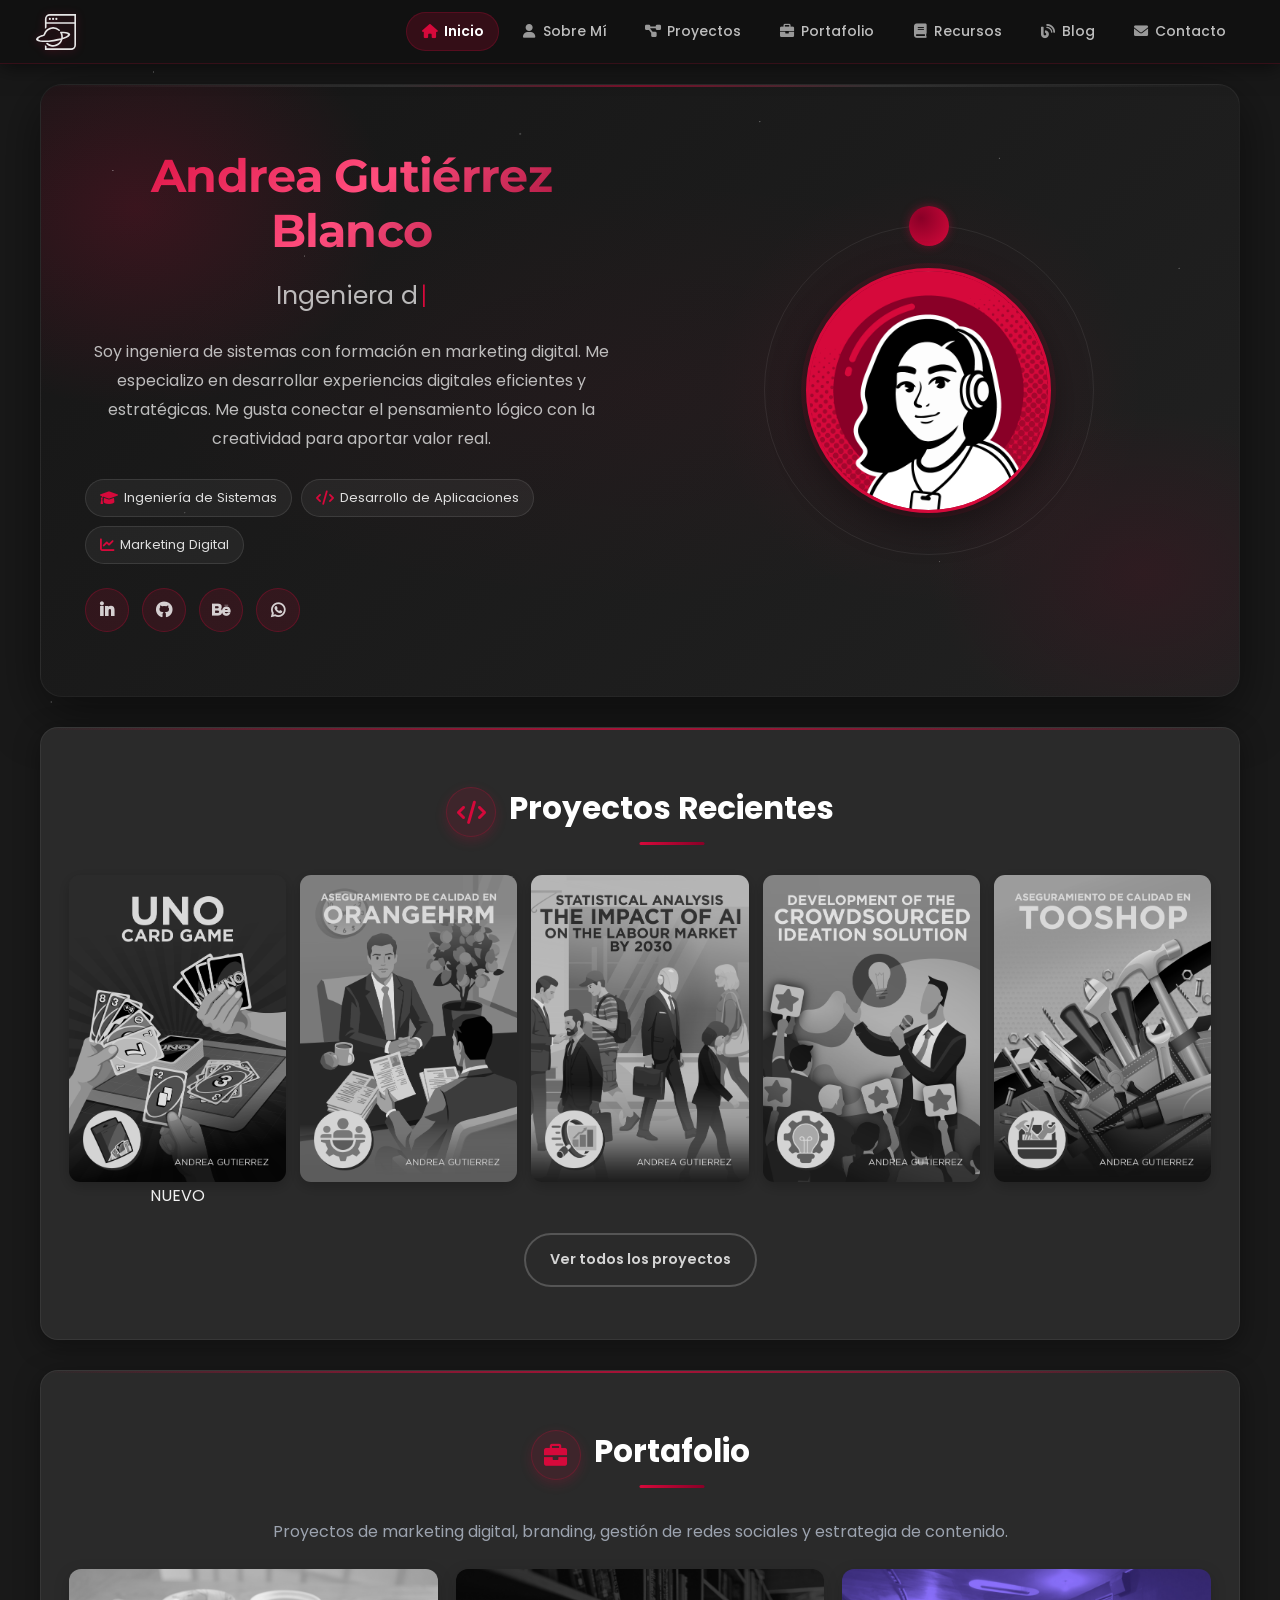
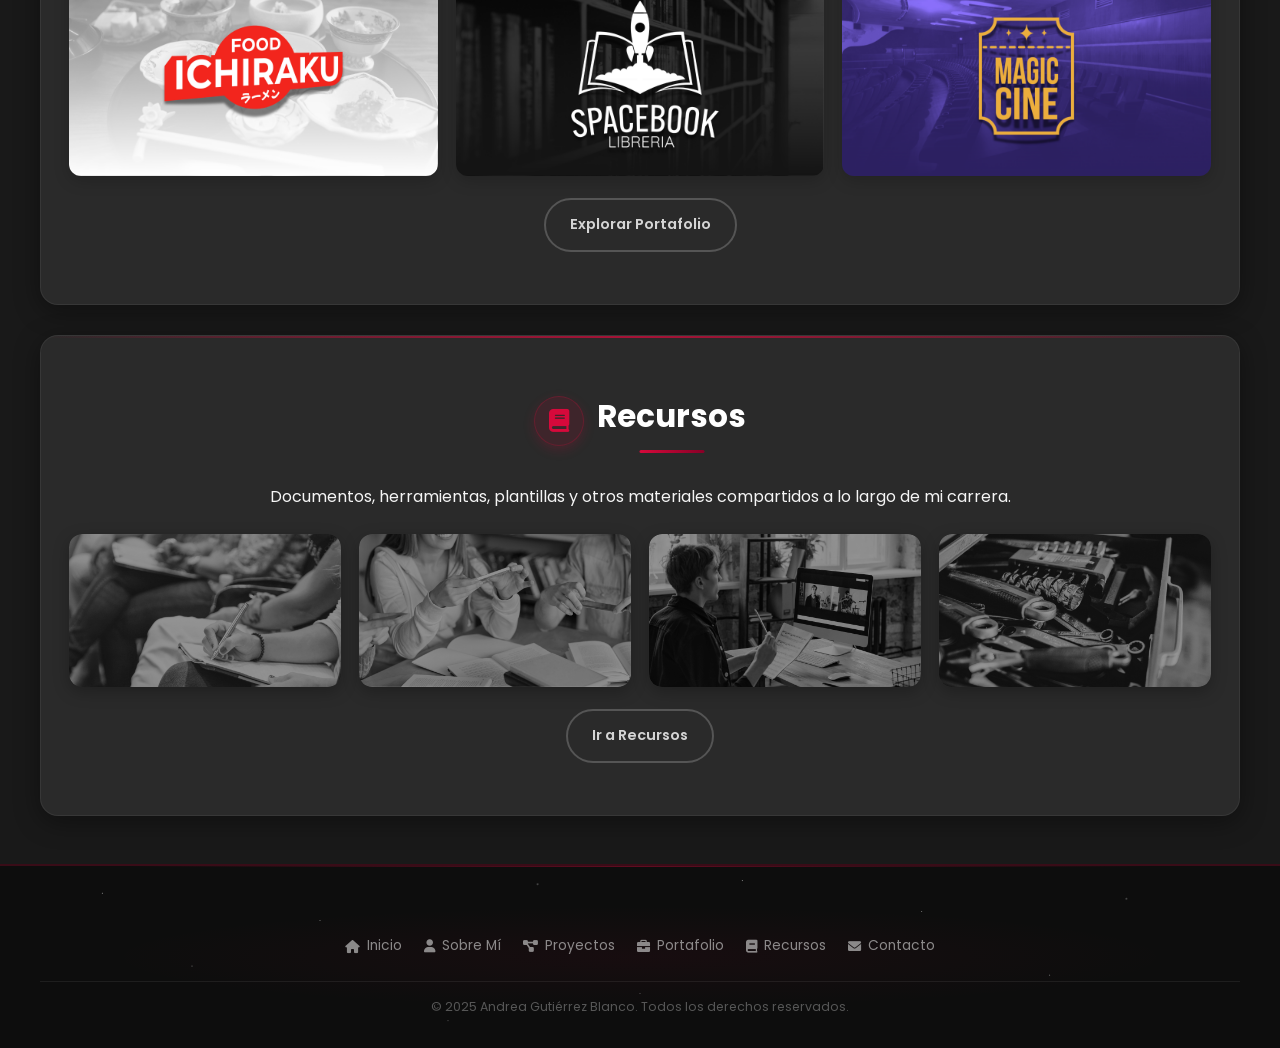
<file: index.html>
<!DOCTYPE html>
<html lang="es">
<head>
<meta charset="UTF-8" />
<meta http-equiv="X-UA-Compatible" content="IE=edge" />
<meta name="viewport" content="width=device-width, initial-scale=1.0" />
<title>Andrea Gutiérrez Blanco - Portafolio Profesional</title>

<!-- Iconos y fuentes -->
<link rel="stylesheet" href="https://cdnjs.cloudflare.com/ajax/libs/font-awesome/6.0.0-beta3/css/all.min.css" />
<link rel="icon" type="image/png" href="images/icon/Gutbla_icon.png" />
<link href="https://fonts.googleapis.com/css2?family=Montserrat:wght@500;600;700&family=Poppins:wght@300;400;500;600;700&display=swap" rel="stylesheet" />
<link rel="stylesheet" href="https://cdnjs.cloudflare.com/ajax/libs/animate.css/4.1.1/animate.min.css" />

<!-- Estilos propios -->
<link rel="stylesheet" href="css/main.css" />
<link rel="stylesheet" href="css/home.css" />
</head>
<body>

<!-- ===== Sidebar Global ===== -->
<aside class="global-sidebar">
  <div class="sidebar-logo">
    <img src="images/icon/Gutbla_logo.svg" alt="Logo Andrea Gutiérrez Blanco" />
  </div>
  <nav class="sidebar-nav" aria-label="Menú de navegación principal">
    <ul>
      <li><a href="index.html" class="active"><i class="fas fa-home"></i> <span>Inicio</span></a></li>
      <li><a href="pages/sobre-mi.html"><i class="fas fa-user"></i> <span>Sobre Mí</span></a></li>
      <li><a href="pages/proyectos.html"><i class="fas fa-project-diagram"></i> <span>Proyectos</span></a></li>
      <li><a href="pages/portafolio.html"><i class="fas fa-briefcase"></i> <span>Portafolio</span></a></li>
      <li><a href="pages/recursos.html"><i class="fas fa-book"></i> <span>Recursos</span></a></li>
      <li><a href="pages/blog.html"><i class="fas fa-blog"></i> <span>Blog</span></a></li>
      <li><a href="pages/contacto.html"><i class="fas fa-envelope"></i> <span>Contacto</span></a></li>
    </ul>
  </nav>
</aside>

<!-- ===== Contenedor Principal ===== -->
<main class="main-container">

  <!-- Hero Section Mejorada -->
  <section class="hero" role="banner" aria-label="Presentación principal">
    <div class="hero-content">
      <h1 class="animate__animated animate__fadeInDown">Andrea Gutiérrez Blanco</h1>
      <h2 class="animate__animated animate__fadeInDown animate__delay-1s">
        <span id="typewriter-text"></span><span class="typewriter-cursor">|</span>
      </h2>
      <p class="animate__animated animate__fadeIn animate__delay-1-5s">
        Soy ingeniera de sistemas con formación en marketing digital. Me especializo en desarrollar experiencias digitales eficientes y estratégicas. Me gusta conectar el pensamiento lógico con la creatividad para aportar valor real.
      </p>
      <div class="hero-badges animate__animated animate__fadeInUp animate__delay-2s">
        <div class="badge"><i class="fas fa-graduation-cap"></i> Ingeniería de Sistemas</div>
        <div class="badge"><i class="fas fa-code"></i> Desarrollo de Aplicaciones</div>
        <div class="badge"><i class="fas fa-chart-line"></i> Marketing Digital</div>
      </div>
      <div class="social-links animate__animated animate__fadeInUp animate__delay-2-5s">
        <a href="#" class="social-link" aria-label="LinkedIn"><i class="fab fa-linkedin-in"></i></a>
        <a href="#" class="social-link" aria-label="GitHub"><i class="fab fa-github"></i></a>
        <a href="#" class="social-link" aria-label="Behance"><i class="fab fa-behance"></i></a>
        <a href="#" class="social-link" aria-label="WhatsApp"><i class="fab fa-whatsapp"></i></a>
      </div>
    </div>
    <div class="hero-image" aria-hidden="true">
      <div class="planet-system">
        <div class="planet"></div>
        <div class="orbit"><div class="moon"></div></div>
        <div class="profile-image">
          <img src="images/perfil/Ilustracion_Perfil.png" alt="Andrea Gutiérrez Blanco - Ilustración de perfil" class="profile-illustration" />
        </div>
      </div>
    </div>
  </section>

  <!-- Proyectos recientes -->
  <section id="proyectos-recientes" class="sec">
    <div class="section-header">
      <i class="fas fa-code"></i>
      <h2>Proyectos Recientes</h2>
    </div>
    <div class="project-gallery">
      <!-- Estas imágenes se cargan desde data/projects.json mediante JavaScript -->
    </div>
    <div class="section-footer">
      <a href="pages/proyectos.html" class="hero-cta secondary">Ver todos los proyectos</a>
    </div>
  </section>

  <!-- Portafolio visual -->
  <section id="portafolio" class="sec">
    <div class="section-header">
      <i class="fas fa-briefcase"></i>
      <h2>Portafolio</h2>
    </div>
    <p style="color: var(--text-gray); margin-bottom: 20px;">
      Proyectos de marketing digital, branding, gestión de redes sociales y estrategia de contenido.
    </p>
    <div class="portfolio-gallery">
      <img src="images/document_gallery/Portfolio/Food_Ichiraku_Ramen.png" alt="Food Ichiraku Ramen" />
      <img src="images/document_gallery/Portfolio/Spacebook_Libreria.png" alt="Spacebook Librería" />
      <img src="images/document_gallery/Portfolio/Magic_Cine.png" alt="Magic Cine" />
    </div>
    <div class="section-footer">
      <a href="pages/portafolio.html" class="hero-cta secondary">Explorar Portafolio</a>
    </div>
  </section>

  <!-- Recursos -->
  <section id="recursos" class="sec">
    <div class="section-header">
      <i class="fas fa-book"></i>
      <h2>Recursos</h2>
    </div>
    <p>Documentos, herramientas, plantillas y otros materiales compartidos a lo largo de mi carrera.</p>
    <div class="resources-gallery">
      <img src="images/resources/Imagenes_Documentaciones.png" alt="Imagen Documentaciones" />
      <img src="images/resources/Imagen_Hojas_Trucos.png" alt="Imagen Hojas de Trucos" />
      <img src="images/resources/Imagen_Tutoriales.png" alt="Imagen Tutoriales" />
      <img src="images/resources/Imagen_Herramientas.png" alt="Imagen Herramientas" />
    </div>
    <div class="section-footer">
      <a href="pages/recursos.html" class="hero-cta secondary">Ir a Recursos</a>
    </div>
  </section>
</main>

<!-- Footer -->
<footer>
  <div class="footer-content">
    <div class="footer-logo">
      <img src="images/icon/Gutbla_logo.svg" alt="Logo Andrea Gutiérrez Blanco" class="logo-img" />
    </div>
    <nav class="footer-links" aria-label="Enlaces de pie de página">
      <a href="index.html"><i class="fas fa-home"></i> Inicio</a>
      <a href="pages/sobre-mi.html"><i class="fas fa-user"></i> Sobre Mí</a>
      <a href="pages/proyectos.html"><i class="fas fa-project-diagram"></i> Proyectos</a>
      <a href="pages/portafolio.html"><i class="fas fa-briefcase"></i> Portafolio</a>
      <a href="pages/recursos.html"><i class="fas fa-book"></i> Recursos</a>
      <a href="pages/contacto.html"><i class="fas fa-envelope"></i> Contacto</a>
    </nav>
    <div class="copyright">
      &copy; 2025 Andrea Gutiérrez Blanco. Todos los derechos reservados.
    </div>
  </div>
</footer>

<!-- Scripts -->
<script src="js/main.js"></script>
<script src="js/home.js"></script>
</body>
</html>
</file>
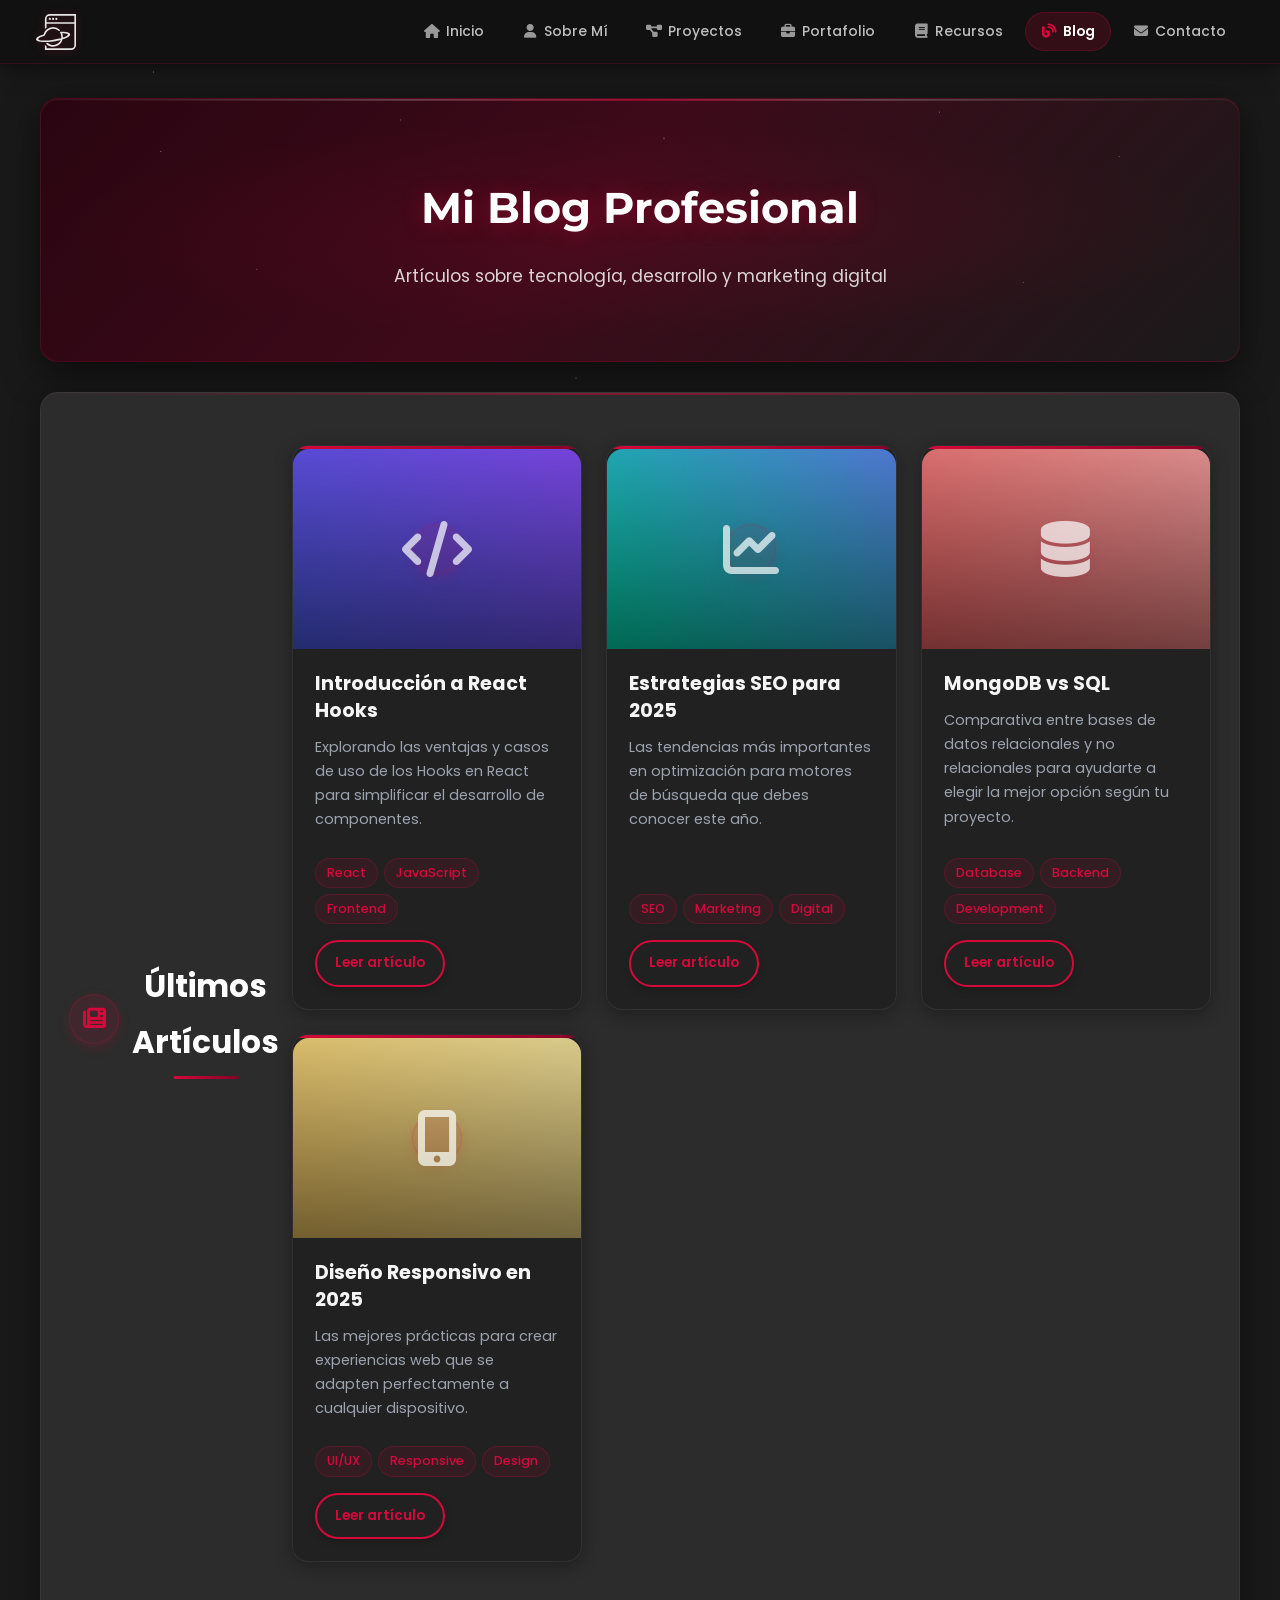
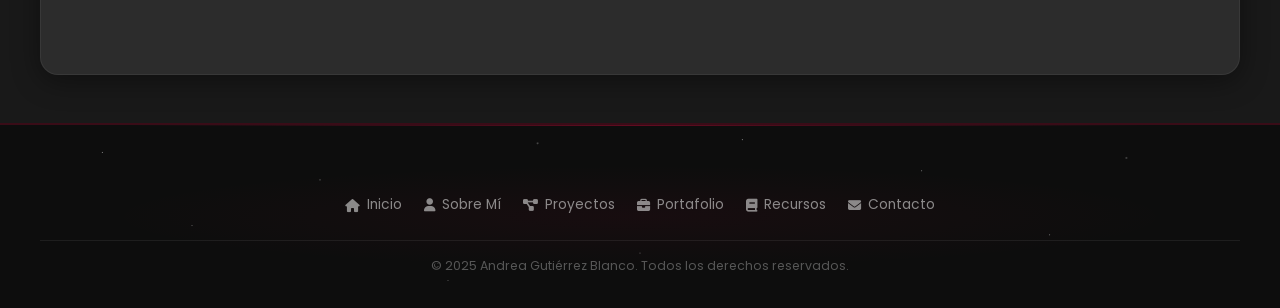
<file: pages/blog.html>
<!doctype html>
<html lang="es">
  <head>
    <meta charset="UTF-8" />
    <meta http-equiv="X-UA-Compatible" content="IE=edge" />
    <meta name="viewport" content="width=device-width, initial-scale=1.0" />
    <title>Blog - Andrea Gutiérrez Blanco</title>
    <link
      rel="stylesheet"
      href="https://cdnjs.cloudflare.com/ajax/libs/font-awesome/6.4.0/css/all.min.css"
    />
    <link rel="icon" type="image/png" href="../images/icon/Gutbla_icon.png" />
    <link
      href="https://fonts.googleapis.com/css2?family=Montserrat:wght@700;800&family=Poppins:wght@300;400;500;600;700&display=swap"
      rel="stylesheet"
    />
    <link
      rel="stylesheet"
      href="https://cdnjs.cloudflare.com/ajax/libs/animate.css/4.1.1/animate.min.css"
    />
    <link rel="stylesheet" href="../css/main.css" />
    <link rel="stylesheet" href="../css/pages.css" />
  </head>
  <body>
    
    <div class="global-sidebar">
      <div class="sidebar-logo">
        <img src="../images/icon/Gutbla_logo.svg" alt="Logo" />
      </div>
      <nav class="sidebar-nav">
        <ul>
          <li>
            <a href="../index.html"
              ><i class="fas fa-home"></i> <span>Inicio</span></a
            >
          </li>
          <li>
            <a href="sobre-mi.html"
              ><i class="fas fa-user"></i> <span>Sobre Mí</span></a
            >
          </li>
          <li>
            <a href="proyectos.html"
              ><i class="fas fa-project-diagram"></i> <span>Proyectos</span></a
            >
          </li>
          <li>
            <a href="portafolio.html"
              ><i class="fas fa-briefcase"></i> <span>Portafolio</span></a
            >
          </li>
          <li>
            <a href="recursos.html"
              ><i class="fas fa-book"></i> <span>Recursos</span></a
            >
          </li>
          <li>
            <a href="blog.html" class="active"
              ><i class="fas fa-blog"></i> <span>Blog</span></a
            >
          </li>
          <li>
            <a href="contacto.html"
              ><i class="fas fa-envelope"></i> <span>Contacto</span></a
            >
          </li>
        </ul>
      </nav>
    </div>

    <div class="main-container">
      <section class="page-hero">
        <h1>Mi Blog Profesional</h1>
        <p>Artículos sobre tecnología, desarrollo y marketing digital</p>
      </section>

      <section class="sec">
        <div class="section-header">
          <i class="fas fa-newspaper"></i>
          <h2>Últimos Artículos</h2>

        <div class="projects-grid blog-grid blog-json-target"></div>
      </section>
    </div>

    <footer>
      <div class="footer-content">
        <div class="footer-logo">
          <img
            src="../images/icon/Gutbla_logo.svg"
            alt="Logo"
            class="logo-img"
          />
        </div>
        <div class="footer-links">
          <a href="../index.html"><i class="fas fa-home"></i> Inicio</a>
          <a href="sobre-mi.html"><i class="fas fa-user"></i> Sobre Mí</a>
          <a href="proyectos.html"
            ><i class="fas fa-project-diagram"></i> Proyectos</a
          >
          <a href="portafolio.html"
            ><i class="fas fa-briefcase"></i> Portafolio</a
          >
          <a href="recursos.html"><i class="fas fa-book"></i> Recursos</a>
          <a href="contacto.html"><i class="fas fa-envelope"></i> Contacto</a>
        </div>
        <div class="copyright">
          &copy; 2025 Andrea Gutiérrez Blanco. Todos los derechos reservados.
        </div>
      </div>
    </footer>

    <script src="../js/main.js"></script>
    <script src="../js/pages.js"></script>
    <script src="../js/data-loader.js"></script>
  </body>
</html>
</file>
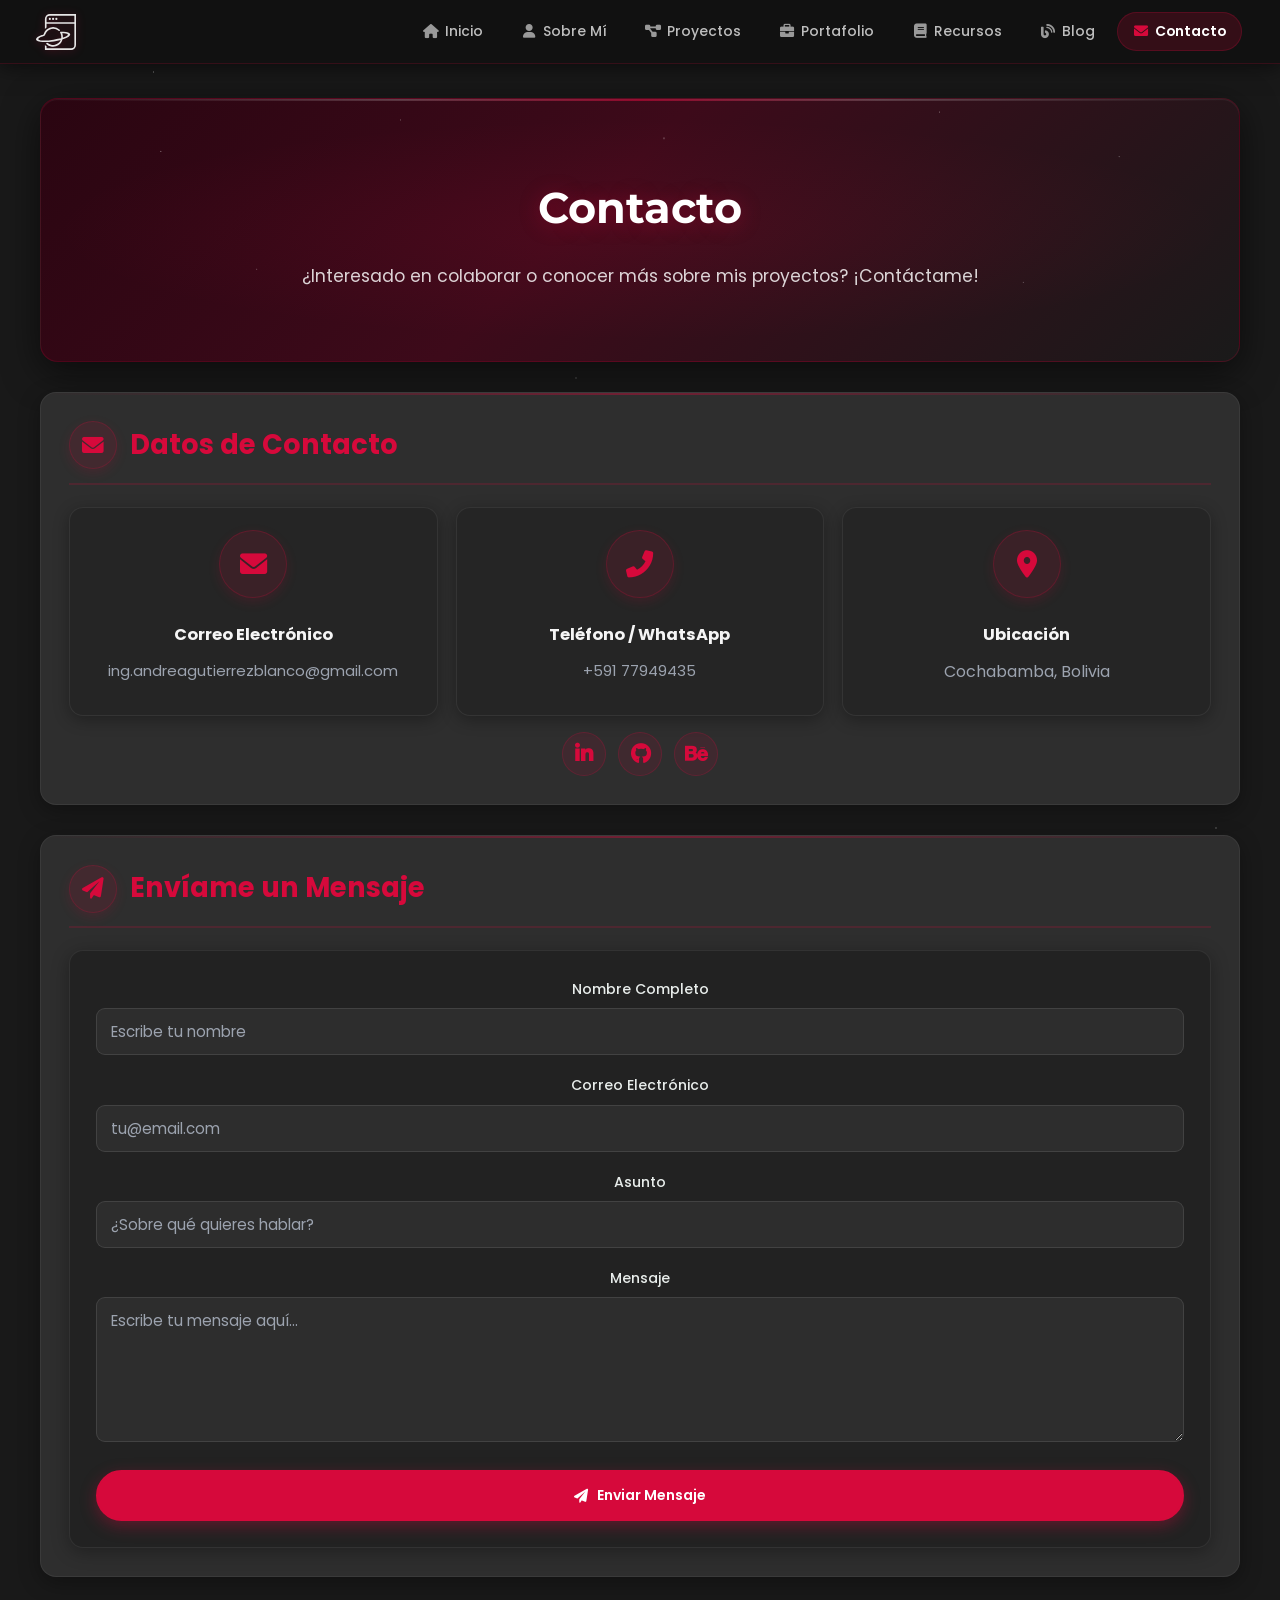
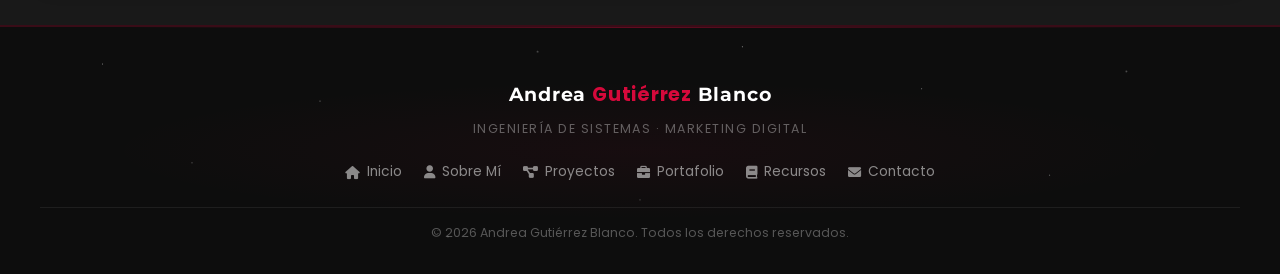
<file: pages/contacto.html>
<!doctype html>
<html lang="es">
  <head>
    <meta charset="UTF-8" />
    <meta http-equiv="X-UA-Compatible" content="IE=edge" />
    <meta name="viewport" content="width=device-width, initial-scale=1.0" />
    <title>Contacto - Andrea Gutiérrez Blanco</title>
    <link
      rel="stylesheet"
      href="https://cdnjs.cloudflare.com/ajax/libs/font-awesome/6.0.0-beta3/css/all.min.css"
    />
    <link rel="icon" type="image/png" href="../images/icon/Gutbla_icon.png" />
    <link
      href="https://fonts.googleapis.com/css2?family=Montserrat:wght@400;500;600;700;800&family=Poppins:wght@300;400;500;600;700&display=swap"
      rel="stylesheet"
    />
    <link
      rel="stylesheet"
      href="https://cdnjs.cloudflare.com/ajax/libs/animate.css/4.1.1/animate.min.css"
    />
    <link rel="stylesheet" href="../css/main.css" />
    <link rel="stylesheet" href="../css/pages.css" />
  </head>
  <body>
    <div class="global-sidebar">
      <div class="sidebar-logo">
        <img src="../images/icon/Gutbla_logo.svg" alt="Logo" />
      </div>
      <button class="menu-toggle menu-btn" aria-label="Abrir menú">
        <span></span>
        <span></span>
        <span></span>
      </button>
      <nav class="sidebar-nav">
        <ul>
          <li>
            <a href="../index.html"
              ><i class="fas fa-home"></i> <span>Inicio</span></a
            >
          </li>
          <li>
            <a href="sobre-mi.html"
              ><i class="fas fa-user"></i> <span>Sobre Mí</span></a
            >
          </li>
          <li>
            <a href="proyectos.html"
              ><i class="fas fa-project-diagram"></i> <span>Proyectos</span></a
            >
          </li>
          <li>
            <a href="portafolio.html"
              ><i class="fas fa-briefcase"></i> <span>Portafolio</span></a
            >
          </li>
          <li>
            <a href="recursos.html"
              ><i class="fas fa-book"></i> <span>Recursos</span></a
            >
          </li>
          <li>
            <a href="blog.html"
              ><i class="fas fa-blog"></i> <span>Blog</span></a
            >
          </li>
          <li>
            <a href="contacto.html" class="active"
              ><i class="fas fa-envelope"></i> <span>Contacto</span></a
            >
          </li>
        </ul>
      </nav>
    </div>
    <div class="main-container">
      <section class="page-hero">
        <h1>Contacto</h1>
        <p>
          ¿Interesado en colaborar o conocer más sobre mis proyectos?
          ¡Contáctame!
        </p>
      </section>
      <section class="sub-section">
        <h2><i class="fas fa-envelope"></i> Datos de Contacto</h2>
        <div class="contact-grid">
          <div class="contact-card">
            <div class="contact-icon">
              <i class="fas fa-envelope"></i>
            </div>
            <div class="contact-details">
              <h3>Correo Electrónico</h3>
              <a href="mailto:ing.andreagutierrezblanco@gmail.com"
                >ing.andreagutierrezblanco@gmail.com</a
              >
            </div>
          </div>
          <div class="contact-card">
            <div class="contact-icon">
              <i class="fas fa-phone-alt"></i>
            </div>
            <div class="contact-details">
              <h3>Teléfono / WhatsApp</h3>
              <a href="tel:+59177949435">+591 77949435</a>
            </div>
          </div>
          <div class="contact-card">
            <div class="contact-icon">
              <i class="fas fa-map-marker-alt"></i>
            </div>
            <div class="contact-details">
              <h3>Ubicación</h3>
              <p>Cochabamba, Bolivia</p>
            </div>
          </div>
        </div>
        <div class="social-links">
          <a
            href="https://linkedin.com/in/andreagutierrezblanco"
            target="_blank"
            ><i class="fab fa-linkedin-in"></i
          ></a>
          <a href="https://github.com/andreagutierrezblanco" target="_blank"
            ><i class="fab fa-github"></i
          ></a>
          <a href="https://behance.net/andreagutierrezblanco" target="_blank"
            ><i class="fab fa-behance"></i
          ></a>
        </div>
      </section>
      <section class="sub-section">
        <h2><i class="fas fa-paper-plane"></i> Envíame un Mensaje</h2>
        <form class="contact-form" id="contactForm" novalidate>
          <div class="form-group">
            <label for="name">Nombre Completo</label>
            <input
              type="text"
              id="name"
              name="name"
              required
              placeholder="Escribe tu nombre"
            />
          </div>
          <div class="form-group">
            <label for="email">Correo Electrónico</label>
            <input
              type="email"
              id="email"
              name="email"
              required
              placeholder="tu@email.com"
            />
          </div>
          <div class="form-group">
            <label for="subject">Asunto</label>
            <input
              type="text"
              id="subject"
              name="subject"
              required
              placeholder="¿Sobre qué quieres hablar?"
            />
          </div>
          <div class="form-group">
            <label for="message">Mensaje</label>
            <textarea
              id="message"
              name="message"
              required
              placeholder="Escribe tu mensaje aquí..."
            ></textarea>
          </div>
          <button type="submit" class="submit-btn">
            <i class="fas fa-paper-plane"></i> Enviar Mensaje
          </button>
        </form>
      </section>
    </div>

    <footer>
      <div class="footer-content">
        <div class="footer-brand">Andrea <span>Gutiérrez</span> Blanco</div>
        <div class="footer-tagline">
          Ingeniería de Sistemas · Marketing Digital
        </div>
        <div class="footer-logo">
          <img
            src="../images/icon/Gutbla_logo.svg"
            alt="Logo"
            class="logo-img"
          />
        </div>
        <nav class="footer-links">
          <a href="../index.html"><i class="fas fa-home"></i> Inicio</a>
          <a href="sobre-mi.html"><i class="fas fa-user"></i> Sobre Mí</a>
          <a href="proyectos.html"
            ><i class="fas fa-project-diagram"></i> Proyectos</a
          >
          <a href="portafolio.html"
            ><i class="fas fa-briefcase"></i> Portafolio</a
          >
          <a href="recursos.html"><i class="fas fa-book"></i> Recursos</a>
          <a href="contacto.html"><i class="fas fa-envelope"></i> Contacto</a>
        </nav>
        <div class="copyright">
          &copy; 2026 Andrea Gutiérrez Blanco. Todos los derechos reservados.
        </div>
      </div>
    </footer>
    <script src="../js/main.js"></script>
    <script src="../js/pages.js"></script>
  </body>
</html>
</file>
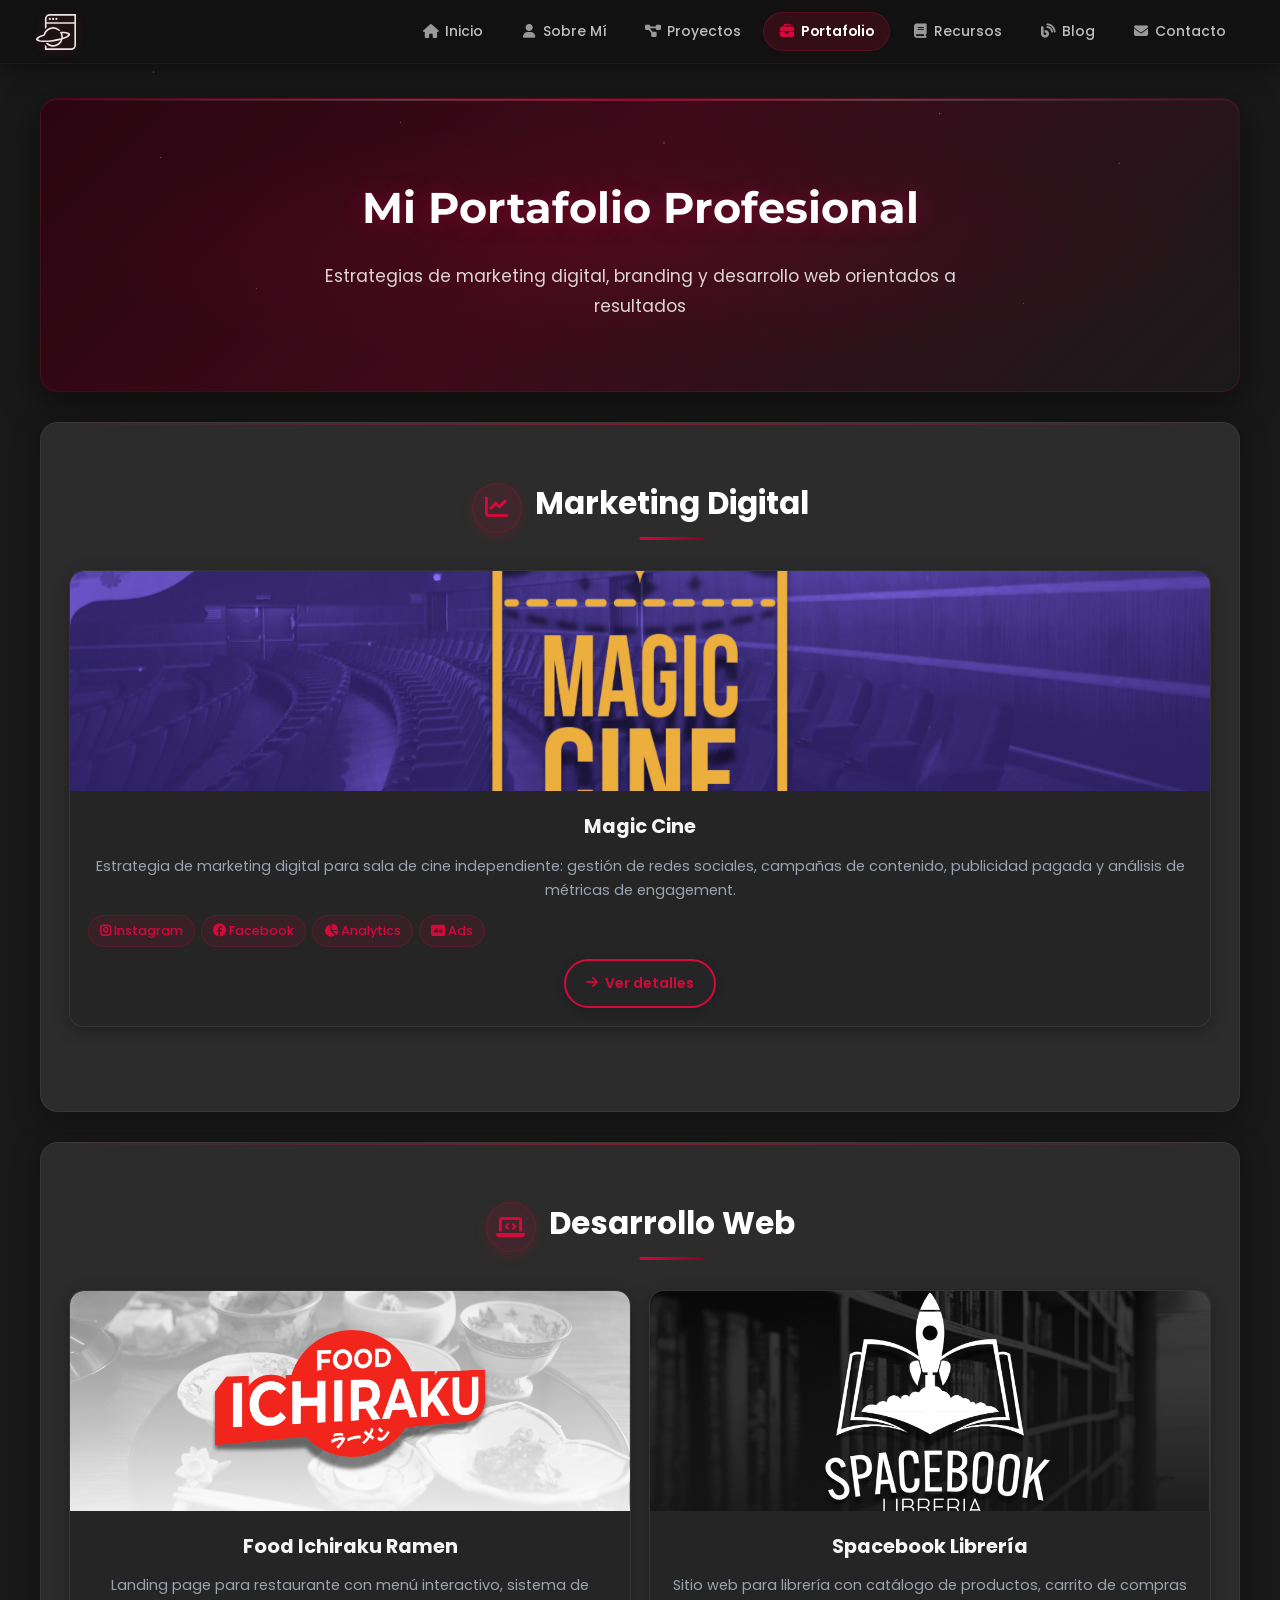
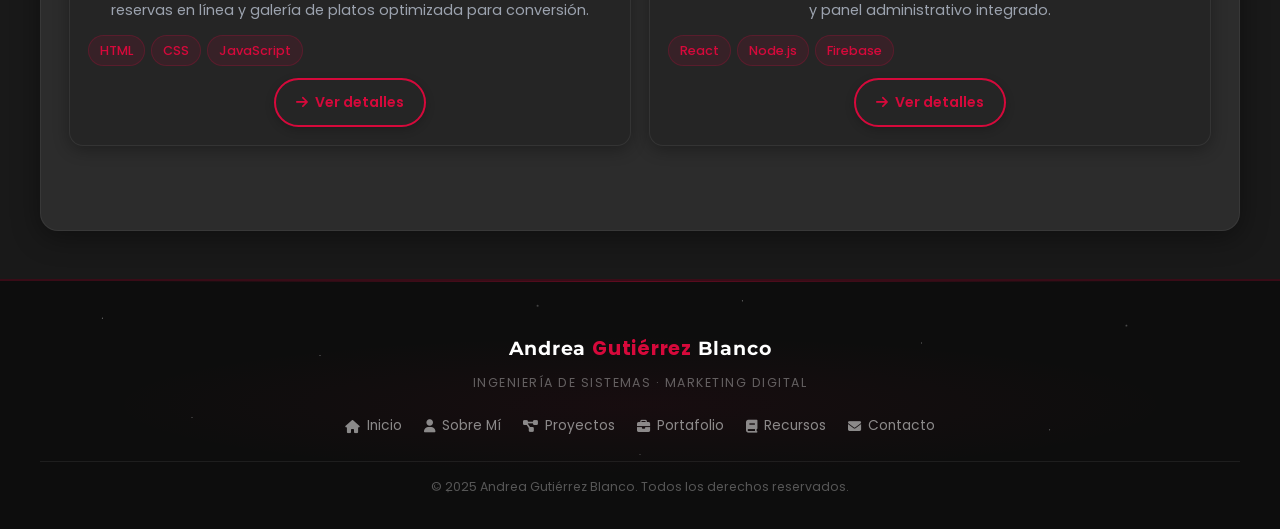
<file: pages/portafolio.html>
<!doctype html>
<html lang="es">
  <head>
    <meta charset="UTF-8" />
    <meta http-equiv="X-UA-Compatible" content="IE=edge" />
    <meta name="viewport" content="width=device-width, initial-scale=1.0" />
    <title>Portafolio - Andrea Gutiérrez Blanco</title>
    <link
      rel="stylesheet"
      href="https://cdnjs.cloudflare.com/ajax/libs/font-awesome/6.4.0/css/all.min.css"
    />
    <link rel="icon" type="image/png" href="../images/icon/Gutbla_icon.png" />
    <link
      href="https://fonts.googleapis.com/css2?family=Montserrat:wght@700;800&family=Poppins:wght@300;400;500;600;700&display=swap"
      rel="stylesheet"
    />
    <link
      rel="stylesheet"
      href="https://cdnjs.cloudflare.com/ajax/libs/animate.css/4.1.1/animate.min.css"
    />
    <link rel="stylesheet" href="../css/main.css" />
    <link rel="stylesheet" href="../css/pages.css" />
  </head>
  <body>
    <div class="global-sidebar">
      <div class="sidebar-logo">
        <img src="../images/icon/Gutbla_logo.svg" alt="Logo" />
      </div>
      <nav class="sidebar-nav">
        <ul>
          <li>
            <a href="../index.html"
              ><i class="fas fa-home"></i> <span>Inicio</span></a
            >
          </li>
          <li>
            <a href="sobre-mi.html"
              ><i class="fas fa-user"></i> <span>Sobre Mí</span></a
            >
          </li>
          <li>
            <a href="proyectos.html"
              ><i class="fas fa-project-diagram"></i> <span>Proyectos</span></a
            >
          </li>
          <li>
            <a href="portafolio.html" class="active"
              ><i class="fas fa-briefcase"></i> <span>Portafolio</span></a
            >
          </li>
          <li>
            <a href="recursos.html"
              ><i class="fas fa-book"></i> <span>Recursos</span></a
            >
          </li>
          <li>
            <a href="blog.html"
              ><i class="fas fa-blog"></i> <span>Blog</span></a
            >
          </li>
          <li>
            <a href="contacto.html"
              ><i class="fas fa-envelope"></i> <span>Contacto</span></a
            >
          </li>
        </ul>
      </nav>
    </div>

    <div class="main-container">
      <section class="page-hero">
        <h1>Mi Portafolio Profesional</h1>
        <p>
          Estrategias de marketing digital, branding y desarrollo web orientados
          a resultados
        </p>
      </section>

      <div class="portfolio-json-target"></div>
    </div>

    <footer>
      <div class="footer-content">
        <div class="footer-brand">Andrea <span>Gutiérrez</span> Blanco</div>
        <div class="footer-tagline">
          Ingeniería de Sistemas · Marketing Digital
        </div>
        <div class="footer-logo">
          <img
            src="../images/icon/Gutbla_logo.svg"
            alt="Logo"
            class="logo-img"
          />
        </div>
        <nav class="footer-links">
          <a href="../index.html"><i class="fas fa-home"></i> Inicio</a>
          <a href="sobre-mi.html"><i class="fas fa-user"></i> Sobre Mí</a>
          <a href="proyectos.html"
            ><i class="fas fa-project-diagram"></i> Proyectos</a
          >
          <a href="portafolio.html"
            ><i class="fas fa-briefcase"></i> Portafolio</a
          >
          <a href="recursos.html"><i class="fas fa-book"></i> Recursos</a>
          <a href="contacto.html"><i class="fas fa-envelope"></i> Contacto</a>
        </nav>
        <div class="copyright">
          &copy; 2025 Andrea Gutiérrez Blanco. Todos los derechos reservados.
        </div>
      </div>
    </footer>

    <script src="../js/main.js"></script>
    <script src="../js/pages.js"></script>
    <script src="../js/data-loader.js"></script>
  </body>
</html>
</file>
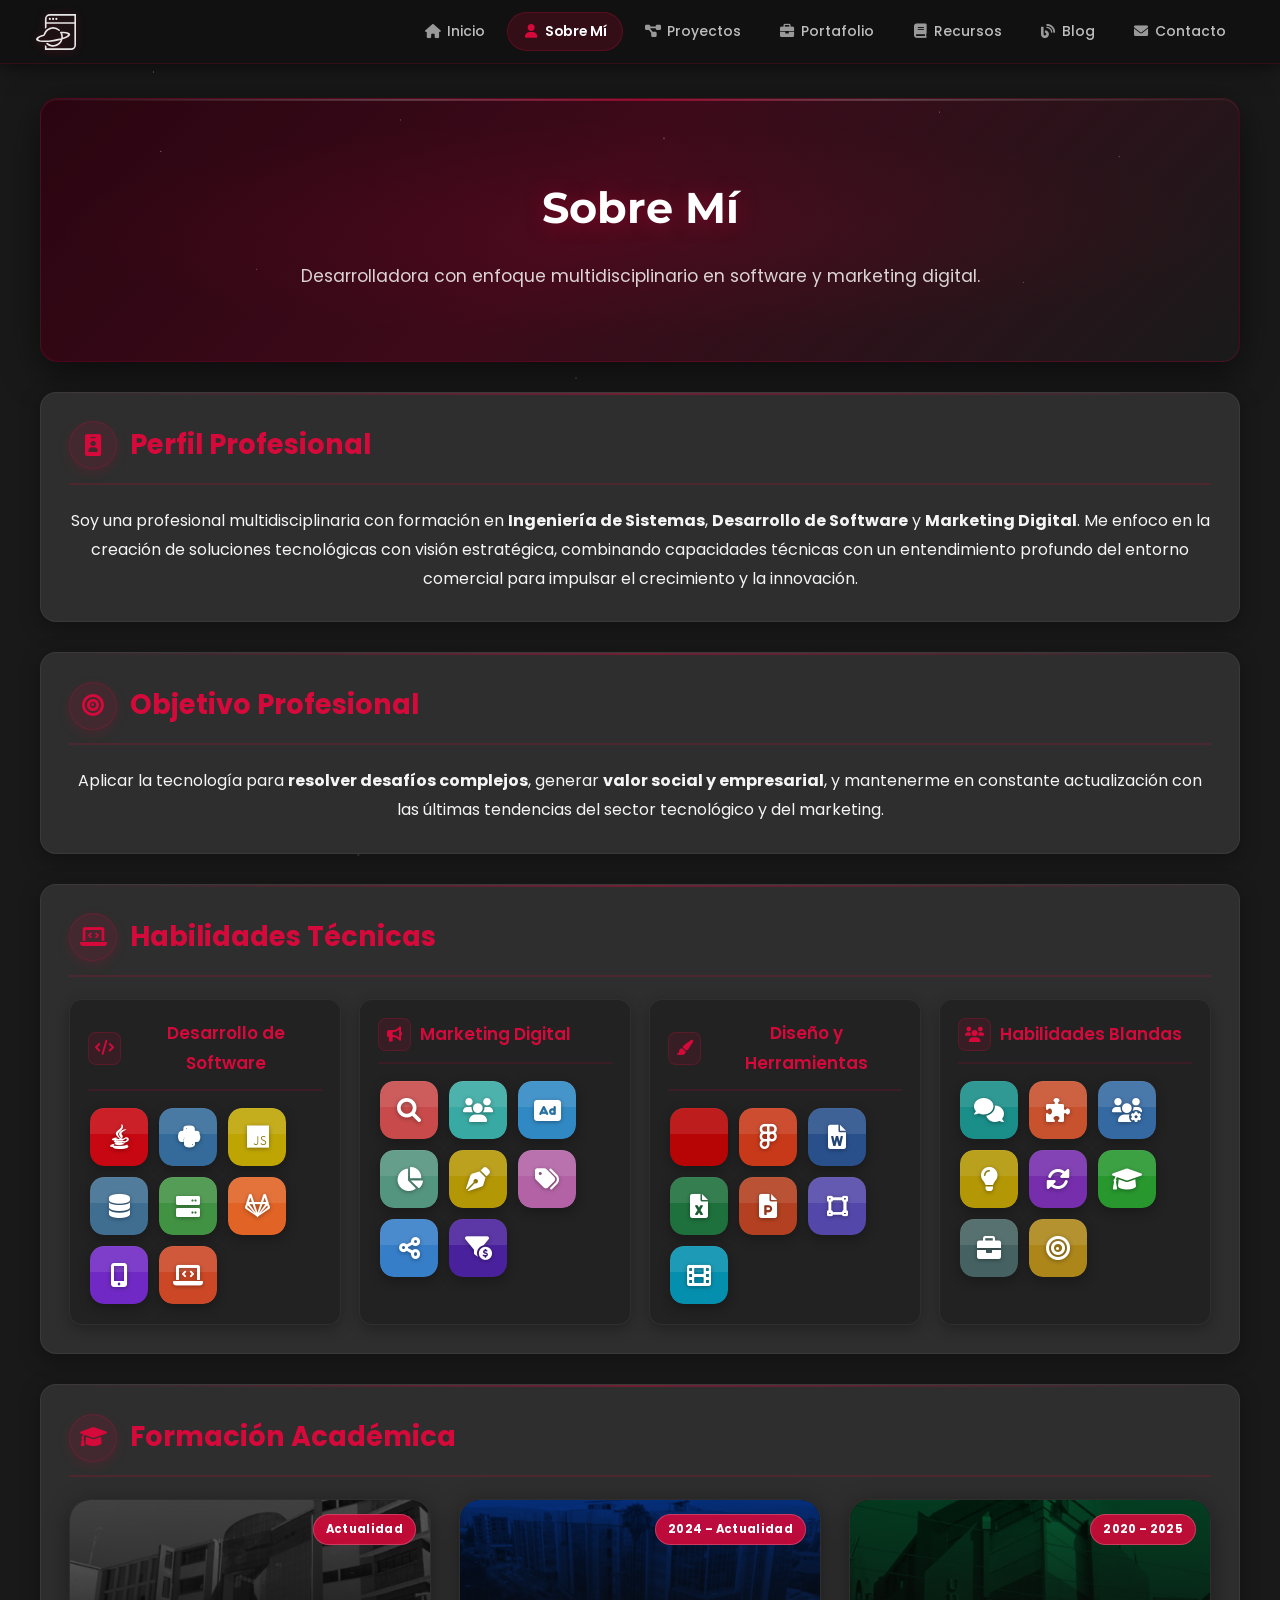
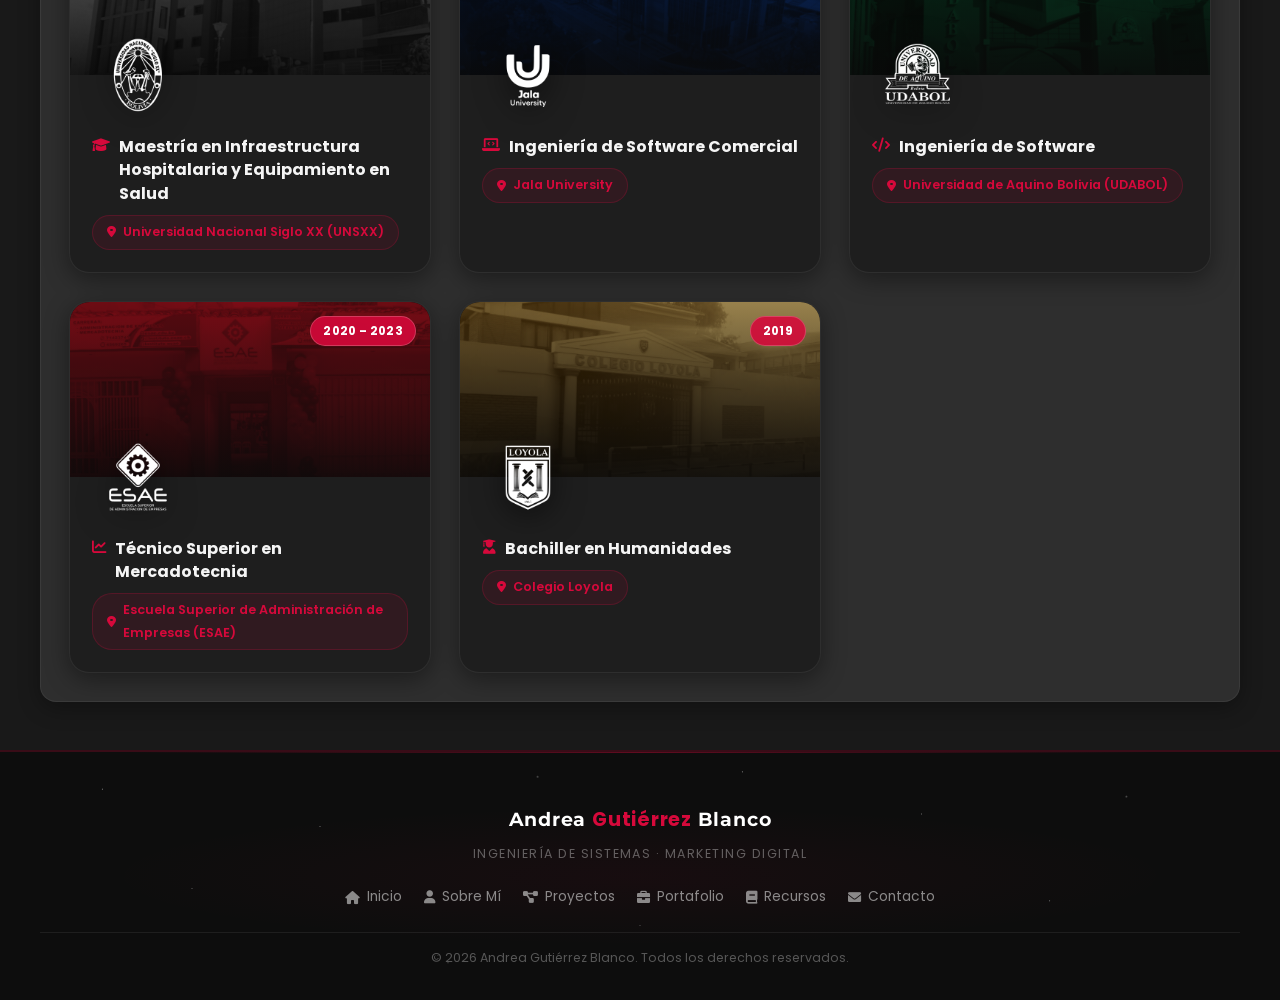
<file: pages/sobre-mi.html>
<!doctype html>
<html lang="es">
  <head>
    <meta charset="UTF-8" />
    <meta http-equiv="X-UA-Compatible" content="IE=edge" />
    <meta name="viewport" content="width=device-width, initial-scale=1.0" />
    <title>Sobre Mí - Andrea Gutiérrez Blanco</title>
    <link
      rel="stylesheet"
      href="https://cdnjs.cloudflare.com/ajax/libs/font-awesome/6.0.0-beta3/css/all.min.css"
    />
    <link rel="icon" type="image/png" href="../images/icon/Gutbla_icon.png" />
    <link
      href="https://fonts.googleapis.com/css2?family=Montserrat:wght@400;500;600;700;800&family=Poppins:wght@300;400;500;600;700&display=swap"
      rel="stylesheet"
    />
    <link
      rel="stylesheet"
      href="https://cdnjs.cloudflare.com/ajax/libs/animate.css/4.1.1/animate.min.css"
    />
    <link rel="stylesheet" href="../css/main.css" />
    <link rel="stylesheet" href="../css/pages.css" />
  </head>
  <body>
    <div class="global-sidebar">
      <div class="sidebar-logo">
        <img src="../images/icon/Gutbla_logo.svg" alt="Logo" />
      </div>
      <button class="menu-toggle menu-btn" aria-label="Abrir menú">
        <span></span>
        <span></span>
        <span></span>
      </button>
      <nav class="sidebar-nav">
        <ul>
          <li>
            <a href="../index.html"
              ><i class="fas fa-home"></i> <span>Inicio</span></a
            >
          </li>
          <li>
            <a href="sobre-mi.html" class="active"
              ><i class="fas fa-user"></i> <span>Sobre Mí</span></a
            >
          </li>
          <li>
            <a href="proyectos.html"
              ><i class="fas fa-project-diagram"></i> <span>Proyectos</span></a
            >
          </li>
          <li>
            <a href="portafolio.html"
              ><i class="fas fa-briefcase"></i> <span>Portafolio</span></a
            >
          </li>
          <li>
            <a href="recursos.html"
              ><i class="fas fa-book"></i> <span>Recursos</span></a
            >
          </li>
          <li>
            <a href="blog.html"
              ><i class="fas fa-blog"></i> <span>Blog</span></a
            >
          </li>
          <li>
            <a href="contacto.html"
              ><i class="fas fa-envelope"></i> <span>Contacto</span></a
            >
          </li>
        </ul>
      </nav>
    </div>
    <div class="main-container">
      <section class="page-hero">
        <h1>Sobre Mí</h1>
        <p>
          Desarrolladora con enfoque multidisciplinario en software y marketing
          digital.
        </p>
      </section>
      <section class="sub-section" id="perfil">
        <h2><i class="fas fa-id-badge"></i> Perfil Profesional</h2>
        <p>
          Soy una profesional multidisciplinaria con formación en
          <strong>Ingeniería de Sistemas</strong>,
          <strong>Desarrollo de Software</strong> y
          <strong>Marketing Digital</strong>. Me enfoco en la creación de
          soluciones tecnológicas con visión estratégica, combinando capacidades
          técnicas con un entendimiento profundo del entorno comercial para
          impulsar el crecimiento y la innovación.
        </p>
      </section>
      <section class="sub-section" id="objetivo">
        <h2><i class="fas fa-bullseye"></i> Objetivo Profesional</h2>
        <p>
          Aplicar la tecnología para
          <strong>resolver desafíos complejos</strong>, generar
          <strong>valor social y empresarial</strong>, y mantenerme en constante
          actualización con las últimas tendencias del sector tecnológico y del
          marketing.
        </p>
      </section>
      <section class="sub-section" id="habilidades">
        <h2><i class="fas fa-laptop-code"></i> Habilidades Técnicas</h2>
        <div class="skills-container">
          <div class="skill-category">
            <h3 class="skill-category-title">
              <i class="fas fa-code"></i> Desarrollo de Software
            </h3>
            <div class="skills-apps-grid">
              <div class="skill-app java" title="Java">
                <i class="fab fa-java"></i>
              </div>
              <div class="skill-app python" title="Python">
                <i class="fab fa-python"></i>
              </div>
              <div class="skill-app javascript" title="JavaScript">
                <i class="fab fa-js"></i>
              </div>
              <div class="skill-app mysql" title="MySQL">
                <i class="fas fa-database"></i>
              </div>
              <div class="skill-app mongodb" title="MongoDB">
                <i class="fas fa-server"></i>
              </div>
              <div class="skill-app gitlab" title="GitLab">
                <i class="fab fa-gitlab"></i>
              </div>
              <div class="skill-app mobile" title="Desarrollo Móvil">
                <i class="fas fa-mobile-alt"></i>
              </div>
              <div class="skill-app web" title="Desarrollo Web">
                <i class="fas fa-laptop-code"></i>
              </div>
            </div>
          </div>
          <div class="skill-category">
            <h3 class="skill-category-title">
              <i class="fas fa-bullhorn"></i> Marketing Digital
            </h3>
            <div class="skills-apps-grid">
              <div class="skill-app seo" title="SEO">
                <i class="fas fa-search"></i>
              </div>
              <div class="skill-app community" title="Community Management">
                <i class="fas fa-users"></i>
              </div>
              <div class="skill-app publicidad" title="Publicidad Digital">
                <i class="fas fa-ad"></i>
              </div>
              <div class="skill-app analitica" title="Analítica Web">
                <i class="fas fa-chart-pie"></i>
              </div>
              <div
                class="skill-app estrategias"
                title="Estrategias de Contenido"
              >
                <i class="fas fa-pen-nib"></i>
              </div>
              <div class="skill-app keyword" title="Keyword Research">
                <i class="fas fa-tags"></i>
              </div>
              <div class="skill-app social" title="Social Media">
                <i class="fas fa-share-alt"></i>
              </div>
              <div class="skill-app conversiones" title="Conversiones y CRO">
                <i class="fas fa-funnel-dollar"></i>
              </div>
            </div>
          </div>
          <div class="skill-category">
            <h3 class="skill-category-title">
              <i class="fas fa-paint-brush"></i> Diseño y Herramientas
            </h3>
            <div class="skills-apps-grid">
              <div class="skill-app adobe" title="Adobe Suite">
                <i class="fab fa-adobe"></i>
              </div>
              <div class="skill-app figma" title="Figma">
                <i class="fab fa-figma"></i>
              </div>
              <div class="skill-app word" title="Microsoft Word">
                <i class="fas fa-file-word"></i>
              </div>
              <div class="skill-app excel" title="Microsoft Excel">
                <i class="fas fa-file-excel"></i>
              </div>
              <div class="skill-app powerpoint" title="PowerPoint">
                <i class="fas fa-file-powerpoint"></i>
              </div>
              <div class="skill-app diseno" title="Diseño Gráfico">
                <i class="fas fa-vector-square"></i>
              </div>
              <div class="skill-app video" title="Edición de Video">
                <i class="fas fa-film"></i>
              </div>
            </div>
          </div>
          <div class="skill-category">
            <h3 class="skill-category-title">
              <i class="fas fa-users"></i> Habilidades Blandas
            </h3>
            <div class="skills-apps-grid">
              <div class="skill-app comunicacion" title="Comunicación">
                <i class="fas fa-comments"></i>
              </div>
              <div class="skill-app resolucion" title="Resolución de Problemas">
                <i class="fas fa-puzzle-piece"></i>
              </div>
              <div class="skill-app colaboracion" title="Trabajo en Equipo">
                <i class="fas fa-users-cog"></i>
              </div>
              <div class="skill-app creatividad" title="Creatividad">
                <i class="fas fa-lightbulb"></i>
              </div>
              <div class="skill-app adaptabilidad" title="Adaptabilidad">
                <i class="fas fa-sync-alt"></i>
              </div>
              <div class="skill-app aprendizaje" title="Aprendizaje Continuo">
                <i class="fas fa-graduation-cap"></i>
              </div>
              <div class="skill-app profesionalismo" title="Profesionalismo">
                <i class="fas fa-briefcase"></i>
              </div>
              <div
                class="skill-app orientacion"
                title="Orientación a Resultados"
              >
                <i class="fas fa-bullseye"></i>
              </div>
            </div>
          </div>
        </div>
      </section>
      <section class="sub-section" id="educacion">
        <h2><i class="fas fa-graduation-cap"></i> Formación Académica</h2>
        <div class="edu-grid">
          <div class="edu-card">
            <div class="edu-card-media">
              <img
                src="../images/academic_logos/Imagen_Universidad_SigloXX.png"
                alt="Campus Universidad Nacional Siglo XX"
                class="edu-card-photo"
              />
              <div class="edu-date-badge">Actualidad</div>
            </div>
            <div class="edu-logo-wrap">
              <img
                src="../images/academic_logos/Logo_Universidad_SigloXX.png"
                alt="Logo UNSXX"
                class="edu-logo-img"
              />
            </div>
            <div class="edu-card-body">
              <h4>
                <i class="fas fa-graduation-cap"></i>
                Maestría en Infraestructura Hospitalaria y Equipamiento en Salud
              </h4>
              <p class="institution">
                <i class="fas fa-map-marker-alt"></i>
                Universidad Nacional Siglo XX (UNSXX)
              </p>
            </div>
          </div>

          <div class="edu-card">
            <div class="edu-card-media">
              <img
                src="../images/academic_logos/Imagen_Jala_University.png"
                alt="Campus Jala University"
                class="edu-card-photo"
              />
              <div class="edu-date-badge">2024 – Actualidad</div>
            </div>
            <div class="edu-logo-wrap">
              <img
                src="../images/academic_logos/Logo_Jala_University.png"
                alt="Logo Jala University"
                class="edu-logo-img"
              />
            </div>
            <div class="edu-card-body">
              <h4>
                <i class="fas fa-laptop-code"></i>
                Ingeniería de Software Comercial
              </h4>
              <p class="institution">
                <i class="fas fa-map-marker-alt"></i>
                Jala University
              </p>
            </div>
          </div>

          <div class="edu-card">
            <div class="edu-card-media">
              <img
                src="../images/academic_logos/Imagen_Universidad_Udabol.png"
                alt="Campus UDABOL"
                class="edu-card-photo"
              />
              <div class="edu-date-badge">2020 – 2025</div>
            </div>
            <div class="edu-logo-wrap">
              <img
                src="../images/academic_logos/Logo_Universidad_Udabol.png"
                alt="Logo UDABOL"
                class="edu-logo-img"
              />
            </div>
            <div class="edu-card-body">
              <h4>
                <i class="fas fa-code"></i>
                Ingeniería de Software
              </h4>
              <p class="institution">
                <i class="fas fa-map-marker-alt"></i>
                Universidad de Aquino Bolivia (UDABOL)
              </p>
            </div>
          </div>

          <div class="edu-card">
            <div class="edu-card-media">
              <img
                src="../images/academic_logos/Imagen_Instituto_Esae.png"
                alt="Instituto ESAE"
                class="edu-card-photo"
              />
              <div class="edu-date-badge">2020 – 2023</div>
            </div>
            <div class="edu-logo-wrap">
              <img
                src="../images/academic_logos/Logo_Instituto_Esae.png"
                alt="Logo ESAE"
                class="edu-logo-img"
              />
            </div>
            <div class="edu-card-body">
              <h4>
                <i class="fas fa-chart-line"></i>
                Técnico Superior en Mercadotecnia
              </h4>
              <p class="institution">
                <i class="fas fa-map-marker-alt"></i>
                Escuela Superior de Administración de Empresas (ESAE)
              </p>
            </div>
          </div>

          <div class="edu-card">
            <div class="edu-card-media">
              <img
                src="../images/academic_logos/Imagen_Colegio_Loyola.png"
                alt="Colegio Loyola"
                class="edu-card-photo"
              />
              <div class="edu-date-badge">2019</div>
            </div>
            <div class="edu-logo-wrap">
              <img
                src="../images/academic_logos/Logo_Colegio_Loyola.png"
                alt="Logo Colegio Loyola"
                class="edu-logo-img"
              />
            </div>
            <div class="edu-card-body">
              <h4>
                <i class="fas fa-user-graduate"></i>
                Bachiller en Humanidades
              </h4>
              <p class="institution">
                <i class="fas fa-map-marker-alt"></i>
                Colegio Loyola
              </p>
            </div>
          </div>
        </div>
      </section>
    </div>

    <footer>
      <div class="footer-content">
        <div class="footer-brand">Andrea <span>Gutiérrez</span> Blanco</div>
        <div class="footer-tagline">
          Ingeniería de Sistemas · Marketing Digital
        </div>
        <div class="footer-logo">
          <img
            src="../images/icon/Gutbla_logo.svg"
            alt="Logo"
            class="logo-img"
          />
        </div>
        <nav class="footer-links">
          <a href="../index.html"><i class="fas fa-home"></i> Inicio</a>
          <a href="sobre-mi.html"><i class="fas fa-user"></i> Sobre Mí</a>
          <a href="proyectos.html"
            ><i class="fas fa-project-diagram"></i> Proyectos</a
          >
          <a href="portafolio.html"
            ><i class="fas fa-briefcase"></i> Portafolio</a
          >
          <a href="recursos.html"><i class="fas fa-book"></i> Recursos</a>
          <a href="contacto.html"><i class="fas fa-envelope"></i> Contacto</a>
        </nav>
        <div class="copyright">
          &copy; 2026 Andrea Gutiérrez Blanco. Todos los derechos reservados.
        </div>
      </div>
    </footer>
    <script src="../js/main.js"></script>
  </body>
</html>
</file>
<file: css/main.css>
:root {
    --dark-bg:    #191919;
    --section-bg: #2c2c2c;
    --card-bg:    #252525;
    --light-bg:   #E8EDEB;
    --primary:    #D6093B;
    --secondary:  #890027;
    --accent:     #B80A32;
    --text-light: #ffffff;
    --text-soft:  #f5f5f5;
    --text-muted: #E8EDEB;
    --text-dark:  #333;
    --text-gray:  #9ca3af;
    --star-color: rgba(255,255,255,0.5);
}

html {
    scroll-behavior: smooth;
}

*, *::before, *::after {
    margin: 0;
    padding: 0;
    box-sizing: border-box;
}

body,
p, h1, h2, h3, h4, h5, h6,
span:not([class*="fa"]),
a, li, label,
input, textarea, select, button {
    font-family: 'Poppins', sans-serif;
}

.fas, .far, .fab, .fal, .fad,
[class^="fa-"], [class*=" fa-"] {
    font-family: "Font Awesome 6 Free", "Font Awesome 6 Brands",
                 "Font Awesome 5 Free", "Font Awesome 5 Brands",
                 "FontAwesome" !important;
    font-style: normal;
    font-variant: normal;
    font-weight: 900;
    text-rendering: auto;
    -webkit-font-smoothing: antialiased;
    -moz-osx-font-smoothing: grayscale;
    display: inline-block;
    line-height: 1;
}

body {
    min-height: 100vh;
    background-color: var(--dark-bg);
    background-image:
        radial-gradient(1px 1px at 12%  8%, var(--star-color) 0%, transparent 100%),
        radial-gradient(1px 1px at 33% 22%, var(--star-color) 0%, transparent 100%),
        radial-gradient(1.5px 1.5px at 55% 14%, rgba(255,255,255,0.28) 0%, transparent 100%),
        radial-gradient(1px 1px at 74%  5%, var(--star-color) 0%, transparent 100%),
        radial-gradient(1px 1px at 88% 18%, var(--star-color) 0%, transparent 100%),
        radial-gradient(1px 1px at  7% 35%, var(--star-color) 0%, transparent 100%),
        radial-gradient(1.5px 1.5px at 45% 42%, rgba(255,255,255,0.22) 0%, transparent 100%),
        radial-gradient(1px 1px at 92% 38%, var(--star-color) 0%, transparent 100%),
        radial-gradient(1px 1px at 20% 60%, var(--star-color) 0%, transparent 100%),
        radial-gradient(1px 1px at 63% 55%, var(--star-color) 0%, transparent 100%),
        radial-gradient(1.5px 1.5px at 80% 65%, rgba(255,255,255,0.28) 0%, transparent 100%),
        radial-gradient(1px 1px at  4% 78%, var(--star-color) 0%, transparent 100%),
        radial-gradient(1px 1px at 38% 82%, var(--star-color) 0%, transparent 100%),
        radial-gradient(1px 1px at 70% 88%, var(--star-color) 0%, transparent 100%),
        radial-gradient(1px 1px at 95% 92%, var(--star-color) 0%, transparent 100%),
        radial-gradient(1.5px 1.5px at 28% 95%, rgba(255,255,255,0.22) 0%, transparent 100%);
    background-attachment: fixed;
    color: var(--text-soft);
    line-height: 1.8;
    overflow-x: hidden;
}

img {
    display: block;
    max-width: 100%;
    height: auto;
}

.projects-grid,
.gallery-grid {
    display: grid;
    grid-template-columns: repeat(4, 1fr);
    gap: 18px;
    margin-bottom: 32px;
}

.global-sidebar {
    position: fixed;
    top: 0; left: 0;
    width: 100%;
    height: 64px;
    background: #111;
    z-index: 1000;
    box-shadow: 0 2px 20px rgba(0,0,0,0.6);
    display: flex;
    justify-content: space-between;
    align-items: center;
    padding: 0 36px;
    transition: background 0.3s ease;
    border-bottom: 1px solid rgba(214,9,59,0.18);
}

.sidebar-logo {
    display: flex;
    align-items: center;
    gap: 12px;
    transition: transform 0.3s ease;
    text-decoration: none;
}

.sidebar-logo:hover {
    transform: scale(1.04);
}

.sidebar-logo img {
    height: 36px;
    filter: invert(1) drop-shadow(0 1px 4px rgba(214,9,59,0.35));
    transition: filter 0.3s ease;
}

.sidebar-logo:hover img {
    filter: invert(1) drop-shadow(0 2px 8px rgba(214,9,59,0.6));
}

.sidebar-nav ul {
    display: flex;
    align-items: center;
    list-style: none;
    gap: 2px;
    height: 64px;
}

.sidebar-nav li {
    margin: 0 2px;
}

.sidebar-nav a {
    padding: 6px 15px;
    display: flex;
    align-items: center;
    gap: 6px;
    color: rgba(245,245,245,0.76);
    text-decoration: none;
    transition: all 0.25s ease;
    border-radius: 25px;
    font-weight: 500;
    font-size: 0.87rem;
    border: 1px solid transparent;
    white-space: nowrap;
}

.sidebar-nav a:hover {
    color: #fff;
    background: rgba(214,9,59,0.14);
    border-color: rgba(214,9,59,0.2);
}

.sidebar-nav a.active {
    color: #fff;
    background: rgba(214,9,59,0.18);
    border-color: rgba(214,9,59,0.22);
    font-weight: 600;
}

.sidebar-nav a i {
    font-size: 0.88rem;
    color: rgba(245,245,245,0.6);
    transition: color 0.25s ease, transform 0.25s ease;
    min-width: 16px;
    text-align: center;
}

.sidebar-nav a:hover i,
.sidebar-nav a.active i {
    color: var(--primary);
}

.sidebar-nav a:hover i {
    transform: scale(1.1);
}

.menu-toggle {
    display: none;
    cursor: pointer;
    z-index: 1001;
    width: 36px; height: 36px;
    background: transparent;
    border: none;
    outline: none;
    flex-direction: column;
    justify-content: center;
    gap: 5px;
    padding: 2px;
}

.menu-toggle span {
    display: block;
    height: 2px;
    width: 100%;
    background: var(--text-soft);
    border-radius: 2px;
    transition: all 0.35s cubic-bezier(0.645, 0.045, 0.355, 1);
    transform-origin: center;
}

.menu-toggle.open span:nth-child(1) { transform: translateY(7px) rotate(45deg); }
.menu-toggle.open span:nth-child(2) { opacity: 0; transform: scaleX(0); }
.menu-toggle.open span:nth-child(3) { transform: translateY(-7px) rotate(-45deg); }

.menu-overlay {
    position: fixed;
    inset: 0;
    background: rgba(0,0,0,0.78);
    z-index: 999;
    opacity: 0;
    visibility: hidden;
    transition: all 0.3s ease;
}

.menu-overlay.active {
    opacity: 1;
    visibility: visible;
}

.main-container {
    padding: 84px 18px 18px;
    max-width: 1400px;
    margin: 0 auto;
    display: flex;
    flex-direction: column;
    align-items: center;
    text-align: center;
}

.sec {
    padding: 52px 28px;
    background: var(--section-bg);
    border: 1px solid rgba(255,255,255,0.06);
    border-radius: 18px;
    margin-bottom: 30px;
    box-shadow: 0 6px 28px rgba(0,0,0,0.4);
    width: 100%;
    max-width: 1200px;
    position: relative;
    overflow: hidden;
}

.sec::after {
    content: '';
    position: absolute;
    top: 0; left: 0; right: 0;
    height: 2px;
    background: linear-gradient(90deg, transparent, rgba(214,9,59,0.5), transparent);
    pointer-events: none;
}

.section-header {
    display: flex;
    justify-content: center;
    align-items: center;
    gap: 13px;
    margin-bottom: 30px;
}

.section-header h2 {
    position: relative;
    font-size: 1.95rem;
    font-weight: 700;
    color: var(--text-light);
    padding-bottom: 9px;
}

.section-header h2::after {
    content: '';
    position: absolute;
    bottom: 0; left: 50%;
    transform: translateX(-50%);
    width: 65px; height: 3px;
    background: linear-gradient(to right, var(--primary), var(--secondary));
    border-radius: 2px;
}

.section-header i {
    font-size: 1.45rem;
    color: var(--primary);
    background: rgba(214,9,59,0.12);
    border: 1px solid rgba(214,9,59,0.25);
    width: 50px; height: 50px;
    display: flex;
    align-items: center;
    justify-content: center;
    border-radius: 50%;
    box-shadow: 0 4px 12px rgba(214,9,59,0.18);
    transition: all 0.3s ease;
    flex-shrink: 0;
}

.section-header i:hover {
    background: rgba(214,9,59,0.22);
    transform: scale(1.06);
}

.section-description {
    max-width: 780px;
    margin: 0 auto 30px;
    font-size: 0.98rem;
    color: var(--text-gray);
    line-height: 1.8;
}

.section-footer {
    display: flex;
    justify-content: center;
    margin-top: 22px;
}

.modal-overlay {
    position: fixed;
    inset: 0;
    background: rgba(0,0,0,0.88);
    display: none;
    z-index: 9998;
}

.modal {
    display: none;
    position: fixed;
    top: 50%; left: 50%;
    transform: translate(-50%, -50%);
    z-index: 9999;
    width: 90%;
    max-width: 880px;
    max-height: 90vh;
    overflow-y: auto;
}

.modal-content {
    background: #222;
    padding: 30px;
    border-radius: 18px;
    display: flex;
    gap: 22px;
    box-shadow: 0 28px 56px rgba(0,0,0,0.7);
    position: relative;
    border: 1px solid rgba(255,255,255,0.07);
    border-top: 2px solid rgba(214,9,59,0.45);
}

.modal-left {
    flex: 1;
    display: flex;
    flex-direction: column;
    justify-content: center;
}

.modal-left h2 {
    font-size: 1.65rem;
    margin-bottom: 13px;
    color: var(--primary);
    display: flex;
    align-items: center;
    gap: 10px;
    line-height: 1.3;
}

.modal-left h2 i {
    font-size: 1.3rem;
    flex-shrink: 0;
}

.modal-left p {
    font-size: 0.96rem;
    margin-bottom: 22px;
    color: var(--text-muted);
    line-height: 1.75;
}

.modal-buttons {
    display: flex;
    gap: 13px;
    flex-wrap: wrap;
}

.modal-right {
    flex: 1;
    display: flex;
    justify-content: center;
    align-items: center;
    min-height: 260px;
}

.modal-right img {
    width: 100%;
    max-height: 60vh;
    object-fit: contain;
    border-radius: 13px;
    box-shadow: 0 8px 26px rgba(0,0,0,0.45);
}

.close-btn {
    position: absolute;
    top: 12px; right: 12px;
    width: 36px; height: 36px;
    font-size: 1.4rem;
    color: var(--primary);
    background: rgba(214,9,59,0.1);
    border: 1px solid rgba(214,9,59,0.25);
    border-radius: 50%;
    cursor: pointer;
    transition: all 0.3s ease;
    z-index: 10;
    display: flex;
    align-items: center;
    justify-content: center;
    line-height: 1;
    font-weight: 300;
}

.close-btn:hover {
    transform: rotate(90deg);
    background: var(--primary);
    color: white;
    box-shadow: 0 4px 14px rgba(214,9,59,0.4);
}

.btn {
    display: inline-flex;
    align-items: center;
    justify-content: center;
    padding: 10px 22px;
    border-radius: 50px;
    font-size: 0.9rem;
    font-weight: 600;
    text-decoration: none;
    transition: all 0.3s ease;
    gap: 8px;
    cursor: pointer;
    border: 2px solid var(--primary);
    box-shadow: 0 3px 10px rgba(0,0,0,0.2);
    color: var(--primary);
    background: transparent;
}

.btn i           { font-size: 0.88rem; }
.btn-primary     { background: var(--primary); color: #fff; }
.btn-secondary   { background: transparent; color: var(--primary); }

.btn:hover {
    transform: translateY(-2px);
    box-shadow: 0 8px 22px rgba(214,9,59,0.35);
}

.btn:active {
    transform: translateY(1px) scale(0.98);
}

.btn-primary:hover   { background: var(--accent); border-color: var(--accent); color: white; }
.btn-secondary:hover { background: rgba(214,9,59,0.1); }

.logo-img {
    height: 40px;
    width: auto;
    filter: invert(1);
}

.image-container {
    border-radius: 12px;
    display: flex;
    height: auto;
    overflow: hidden;
    position: relative;
    width: 100%;
}

.image-container img {
    display: block;
    height: auto;
    object-fit: contain;
    object-position: center;
    width: 100%;
    border-radius: 12px;
}

footer {
    position: relative;
    background: #0d0d0d;
    padding: 50px 20px 30px;
    text-align: center;
    border-top: 2px solid rgba(214,9,59,0.22);
    overflow: hidden;
}

footer::before {
    content: '';
    position: absolute;
    inset: 0;
    background-image:
        radial-gradient(1px 1px at  8% 15%, rgba(255,255,255,0.45) 0%, transparent 100%),
        radial-gradient(1px 1px at 25% 30%, rgba(255,255,255,0.38) 0%, transparent 100%),
        radial-gradient(1.5px 1.5px at 42% 10%, rgba(255,255,255,0.28) 0%, transparent 100%),
        radial-gradient(1px 1px at 58%  8%, rgba(255,255,255,0.45) 0%, transparent 100%),
        radial-gradient(1px 1px at 72% 25%, rgba(255,255,255,0.38) 0%, transparent 100%),
        radial-gradient(1.5px 1.5px at 88% 18%, rgba(255,255,255,0.28) 0%, transparent 100%),
        radial-gradient(1px 1px at 15% 55%, rgba(255,255,255,0.32) 0%, transparent 100%),
        radial-gradient(1px 1px at 50% 70%, rgba(255,255,255,0.28) 0%, transparent 100%),
        radial-gradient(1px 1px at 82% 60%, rgba(255,255,255,0.38) 0%, transparent 100%),
        radial-gradient(1px 1px at 35% 85%, rgba(255,255,255,0.28) 0%, transparent 100%),
        radial-gradient(ellipse 60% 40% at 50% 50%, rgba(214,9,59,0.05) 0%, transparent 70%);
    pointer-events: none;
}

footer::after {
    content: '';
    position: absolute;
    top: 0; left: 10%; right: 10%;
    height: 1px;
    background: linear-gradient(90deg, transparent, rgba(214,9,59,0.42), transparent);
}

.footer-content {
    max-width: 1200px;
    margin: 0 auto;
    position: relative;
    z-index: 1;
}

.footer-logo { display: none; }

.footer-brand {
    font-family: 'Montserrat', sans-serif;
    font-size: 1.2rem;
    font-weight: 700;
    letter-spacing: 0.04em;
    color: var(--text-light);
    margin-bottom: 5px;
}

.footer-brand span { color: var(--primary); }

.footer-tagline {
    font-size: 0.78rem;
    color: rgba(255,255,255,0.34);
    letter-spacing: 0.12em;
    text-transform: uppercase;
    margin-bottom: 20px;
}

.footer-links {
    display: flex;
    flex-wrap: wrap;
    justify-content: center;
    gap: 22px;
    margin: 18px 0;
}

.footer-links a {
    display: flex;
    align-items: center;
    gap: 7px;
    color: rgba(220,220,220,0.6);
    font-size: 0.86rem;
    text-decoration: none;
    transition: color 0.3s ease;
}

.footer-links a:hover { color: var(--primary); }
.footer-links a i     { font-size: 0.82rem; color: inherit; }

.copyright {
    color: rgba(255,255,255,0.3);
    font-size: 0.78rem;
    padding-top: 14px;
    border-top: 1px solid rgba(255,255,255,0.07);
    margin-top: 22px;
}

@keyframes fadeIn {
    from { opacity: 0; transform: translateY(14px); }
    to   { opacity: 1; transform: translateY(0); }
}

@media (max-width: 1200px) {
    .main-container { padding: 84px 18px 18px; }
}

@media (max-width: 992px) {
    .projects-grid,
    .gallery-grid        { grid-template-columns: repeat(2, 1fr); }
    .global-sidebar      { padding: 0 18px; }
    .sidebar-nav a       { padding: 6px 10px; font-size: 0.81rem; }
}

@media (max-width: 768px) {
    .menu-toggle        { display: flex; }
    .sidebar-nav {
        position: fixed; top: 0; right: -100%;
        width: 255px; height: 100vh;
        background: #151515;
        display: flex; flex-direction: column;
        justify-content: flex-start;
        padding: 76px 18px 18px;
        transition: right 0.4s ease;
        z-index: 998;
        box-shadow: -6px 0 28px rgba(0,0,0,0.55);
        border-left: 1px solid rgba(255,255,255,0.05);
    }
    .sidebar-nav.active  { right: 0; }
    .sidebar-nav ul      { flex-direction: column; align-items: flex-start; gap: 6px; width: 100%; height: auto; }
    .sidebar-nav li      { width: 100%; margin: 0; }
    .sidebar-nav a       { width: 100%; padding: 12px 16px; border-radius: 10px; justify-content: flex-start; font-size: 0.95rem; }
    .section-header h2   { font-size: 1.7rem; }
    .sec                 { padding: 26px 14px; }
    .modal-content       { flex-direction: column; gap: 16px; }
    .modal-right         { min-height: 180px; }
    .modal-buttons       { flex-direction: column; gap: 10px; }
    .btn                 { width: 100%; justify-content: center; }
}

@media (max-width: 576px) {
    .projects-grid,
    .gallery-grid { grid-template-columns: 1fr; }
}

@media (max-width: 480px) {
    .global-sidebar   { height: 56px; padding: 0 14px; }
    .sidebar-logo img { height: 26px; }
    .section-header h2 { font-size: 1.5rem; }
    .footer-links     { flex-direction: column; gap: 12px; align-items: center; }
}
</file>
<file: css/home.css>
.hero {
    background: linear-gradient(135deg, #161616 0%, #212121 100%);
    display: flex;
    align-items: center;
    padding: 64px 44px;
    margin: 0 auto 30px;
    border-radius: 22px;
    position: relative;
    overflow: hidden;
    width: 100%;
    max-width: 1200px;
    border: 1px solid rgba(255, 255, 255, 0.05);
    box-shadow: 0 16px 52px rgba(0, 0, 0, 0.5);
}

.hero::before {
    content: '';
    position: absolute;
    inset: 0;
    background:
        radial-gradient(1px 1px at 6% 14%, rgba(255, 255, 255, 0.5) 0%, transparent 100%),
        radial-gradient(1px 1px at 22% 28%, rgba(255, 255, 255, 0.4) 0%, transparent 100%),
        radial-gradient(1.5px 1.5px at 40% 8%, rgba(255, 255, 255, 0.28) 0%, transparent 100%),
        radial-gradient(1px 1px at 60% 6%, rgba(255, 255, 255, 0.42) 0%, transparent 100%),
        radial-gradient(1px 1px at 80% 12%, rgba(255, 255, 255, 0.35) 0%, transparent 100%),
        radial-gradient(1px 1px at 95% 30%, rgba(255, 255, 255, 0.4) 0%, transparent 100%),
        radial-gradient(1px 1px at 12% 70%, rgba(255, 255, 255, 0.28) 0%, transparent 100%),
        radial-gradient(1px 1px at 75% 78%, rgba(255, 255, 255, 0.28) 0%, transparent 100%),
        radial-gradient(ellipse 35% 55% at 8% 20%, rgba(214, 9, 59, 0.18) 0%, transparent 60%),
        radial-gradient(ellipse 30% 45% at 92% 80%, rgba(137, 0, 39, 0.14) 0%, transparent 60%),
        radial-gradient(ellipse 60% 50% at 50% 50%, rgba(214, 9, 59, 0.04) 0%, transparent 70%);
    z-index: 0;
    pointer-events: none;
}

.hero::after {
    content: '';
    position: absolute;
    top: 0;
    left: 0;
    right: 0;
    height: 2px;
    background: linear-gradient(90deg, transparent, rgba(255, 255, 255, 0.1) 30%, rgba(214, 9, 59, 0.5) 50%, rgba(255, 255, 255, 0.1) 70%, transparent);
    pointer-events: none;
}

.hero-content {
    flex: 1;
    padding-right: 44px;
    position: relative;
    z-index: 2;
}

.hero-image {
    flex: 1;
    display: flex;
    justify-content: center;
    align-items: center;
    position: relative;
    z-index: 1;
}

.planet-system {
    position: relative;
    width: 430px;
    height: 430px;
    display: flex;
    justify-content: center;
    align-items: center;
}

.planet-system::before {
    content: '';
    position: absolute;
    top: 50%;
    left: 50%;
    transform: translate(-50%, -50%);
    width: 470px;
    height: 470px;
    background: radial-gradient(circle, rgba(214, 9, 59, 0.07) 0%, transparent 65%);
    z-index: 0;
    animation: pulseGlow 4s ease-in-out infinite;
}

.planet {
    position: absolute;
    width: 125px;
    height: 125px;
    border-radius: 50%;
    background: radial-gradient(circle at 30% 30%, #D6093B, #890027);
    box-shadow: 0 0 35px rgba(214, 9, 59, 0.55);
    animation: planetOrbit 20s linear infinite;
    z-index: 1;
}

.orbit {
    position: absolute;
    width: 330px;
    height: 330px;
    border: 1px solid rgba(255, 255, 255, 0.07);
    border-radius: 50%;
    animation: orbitSpin 30s linear infinite;
}

.moon {
    position: absolute;
    width: 40px;
    height: 40px;
    background: radial-gradient(circle at 30% 30%, #890027, #D6093B);
    border-radius: 50%;
    top: -20px;
    left: 50%;
    margin-left: -20px;
    box-shadow: 0 0 10px rgba(214, 9, 59, 0.4);
}

.profile-image {
    width: 245px;
    height: 245px;
    border-radius: 50%;
    border: 3px solid var(--primary);
    background: linear-gradient(45deg, #D6093B, #890027);
    display: flex;
    align-items: center;
    justify-content: center;
    overflow: hidden;
    box-shadow:
        0 12px 36px rgba(0, 0, 0, 0.4),
        0 0 0 5px rgba(214, 9, 59, 0.12);
    position: relative;
    z-index: 2;
    transition:
        transform 0.42s cubic-bezier(0.34, 1.56, 0.64, 1),
        box-shadow 0.42s ease,
        border-color 0.3s ease;
    cursor: pointer;
}

.profile-image:hover {
    transform: scale(1.06);
    box-shadow: 0 22px 50px rgba(214, 9, 59, 0.45), 0 0 0 7px rgba(214, 9, 59, 0.2);
    border-color: var(--secondary);
}

.profile-illustration {
    width: 100%;
    height: 100%;
    object-fit: cover;
    border-radius: 50%;
    transition: transform 0.42s cubic-bezier(0.34, 1.56, 0.64, 1);
}

.profile-image:hover .profile-illustration {
    transform: scale(1.05);
}

.hero h1 {
    font-size: 2.85rem;
    font-family: 'Montserrat', sans-serif;
    line-height: 1.2;
    letter-spacing: -0.015em;
    background: linear-gradient(135deg, var(--primary) 0%, #ff4d7d 50%, var(--secondary) 100%);
    -webkit-background-clip: text;
    background-clip: text;
    color: transparent;
    margin-bottom: 16px;
}

.hero h2 {
    font-size: 1.55rem;
    color: rgba(255, 255, 255, 0.7);
    margin-bottom: 18px;
    font-weight: 400;
}

.typewriter-cursor {
    display: inline-block;
    margin-left: 3px;
    animation: blink 1s step-end infinite;
    color: var(--primary);
    font-weight: 300;
}

@keyframes blink {

    0%,
    50% {
        opacity: 1;
    }

    51%,
    100% {
        opacity: 0;
    }
}

.hero p {
    font-size: 1rem;
    color: rgba(230, 230, 230, 0.8);
    max-width: 580px;
    margin-bottom: 26px;
    line-height: 1.82;
}

.hero-badges {
    display: flex;
    flex-wrap: wrap;
    gap: 9px;
    margin-bottom: 24px;
}

.badge {
    padding: 6px 14px;
    border-radius: 30px;
    background: rgba(255, 255, 255, 0.05);
    color: rgba(255, 255, 255, 0.85);
    font-size: 0.82rem;
    display: flex;
    align-items: center;
    gap: 6px;
    border: 1px solid rgba(255, 255, 255, 0.1);
    transition: all 0.3s ease;
}

.badge:hover {
    background: rgba(214, 9, 59, 0.22);
    border-color: rgba(214, 9, 59, 0.5);
    transform: translateY(-2px);
    box-shadow: 0 6px 16px rgba(214, 9, 59, 0.2);
}

.badge i {
    font-size: 0.9rem;
    color: var(--primary);
}

.social-links {
    display: flex;
    gap: 13px;
    margin-top: 22px;
}

.social-link {
    display: flex;
    align-items: center;
    justify-content: center;
    width: 44px;
    height: 44px;
    border-radius: 50%;
    background: rgba(214, 9, 59, 0.13);
    border: 1px solid rgba(214, 9, 59, 0.28);
    color: rgba(255, 255, 255, 0.8);
    font-size: 1.05rem;
    transition: all 0.3s ease;
    text-decoration: none;
}

.social-link i {
    font-size: 1rem;
    color: inherit;
}

.social-link:hover {
    background: var(--primary);
    border-color: var(--primary);
    color: white;
    transform: translateY(-3px);
    box-shadow: 0 8px 22px rgba(214, 9, 59, 0.4);
}

.hero-cta {
    display: inline-flex;
    align-items: center;
    justify-content: center;
    padding: 12px 24px;
    border-radius: 50px;
    font-size: 0.9rem;
    font-weight: 600;
    text-decoration: none;
    transition: all 0.3s ease;
    gap: 9px;
    background: var(--primary);
    color: white;
    border: 2px solid var(--primary);
    box-shadow: 0 5px 16px rgba(214, 9, 59, 0.3);
}

.hero-cta.secondary {
    background: transparent;
    color: rgba(255, 255, 255, 0.8);
    border: 2px solid rgba(255, 255, 255, 0.2);
    box-shadow: none;
}

.hero-cta:hover {
    transform: translateY(-3px);
    box-shadow: 0 10px 26px rgba(214, 9, 59, 0.4);
    background: var(--secondary);
    border-color: var(--secondary);
    color: white;
}

.hero-cta:active {
    transform: translateY(1px) scale(0.98);
}

.hero-cta.secondary:hover {
    background: rgba(255, 255, 255, 0.08);
    border-color: rgba(255, 255, 255, 0.34);
    box-shadow: 0 5px 16px rgba(0, 0, 0, 0.2);
    color: white;
}

.sec {
    padding: 52px 28px;
    background: #2a2a2a;
    border: 1px solid rgba(255, 255, 255, 0.06);
    border-radius: 18px;
    margin-bottom: 30px;
    box-shadow: 0 6px 26px rgba(0, 0, 0, 0.38);
    width: 100%;
    max-width: 1200px;
    position: relative;
    overflow: hidden;
}

.sec::before {
    content: '';
    position: absolute;
    top: 0;
    left: 0;
    right: 0;
    height: 2px;
    background: linear-gradient(90deg, transparent, rgba(214, 9, 59, 0.45), transparent);
    pointer-events: none;
}

.project-gallery {
    display: grid;
    grid-template-columns: repeat(5, 1fr);
    gap: 14px;
    margin-top: 22px;
    margin-bottom: 22px;
}

.project-gallery img {
    width: 100%;
    aspect-ratio: 210 / 297;
    object-fit: cover;
    object-position: top center;
    border-radius: 11px;
    filter: grayscale(100%) brightness(0.88);
    transition:
        filter 0.45s ease,
        transform 0.4s ease,
        box-shadow 0.4s ease;
    box-shadow: 0 4px 14px rgba(0, 0, 0, 0.22);
    cursor: pointer;
    display: block;
}

.project-gallery img:hover {
    filter: grayscale(0%) brightness(1);
    transform: scale(1.05) translateY(-4px);
    box-shadow: 0 14px 32px rgba(0, 0, 0, 0.35);
}

.resources-gallery {
    display: grid;
    grid-template-columns: repeat(4, 1fr);
    gap: 18px;
    margin-top: 22px;
    margin-bottom: 22px;
}

.resource-wrapper {
    position: relative;
    border-radius: 13px;
    overflow: hidden;
    cursor: pointer;
    box-shadow: 0 5px 16px rgba(0, 0, 0, 0.25);
    transition: transform 0.35s ease, box-shadow 0.35s ease;
    background: transparent;
}

.resource-wrapper:hover {
    transform: translateY(-5px) scale(1.02);
    box-shadow: 0 14px 34px rgba(214, 9, 59, 0.25);
}

.resource-wrapper img {
    width: 100%;
    height: auto;
    display: block;
    border-radius: 13px;
    transition: filter 0.35s ease, transform 0.4s ease;
    filter: brightness(0.95);
    background: transparent;
}

.resource-wrapper:hover img {
    filter: brightness(0.5);
    transform: scale(1.06);
}

.resource-overlay {
    position: absolute;
    inset: 0;
    background: rgba(214, 9, 59, 0.72);
    opacity: 0;
    transition: opacity 0.35s ease;
    border-radius: 13px;
    display: flex;
    align-items: center;
    justify-content: center;
    flex-direction: column;
    gap: 10px;
}

.resource-wrapper:hover .resource-overlay {
    opacity: 1;
}

.resource-overlay-icon {
    font-size: 2.4rem;
    color: rgba(255, 255, 255, 0.92);
    transform: translateY(10px);
    transition: transform 0.35s ease;
    line-height: 1;
}

.resource-wrapper:hover .resource-overlay-icon {
    transform: translateY(0);
}

.resource-overlay-label {
    font-size: 1.1rem;
    font-weight: 700;
    color: #fff;
    letter-spacing: 0.04em;
    text-transform: uppercase;
    transform: translateY(10px);
    transition: transform 0.35s ease 0.05s;
    text-shadow: 0 2px 8px rgba(0, 0, 0, 0.4);
}

.resource-wrapper:hover .resource-overlay-label {
    transform: translateY(0);
}

.portfolio-gallery {
    display: grid;
    grid-template-columns: repeat(3, 1fr);
    gap: 18px;
    margin-top: 22px;
    margin-bottom: 22px;
}

.portfolio-gallery img {
    width: 100%;
    height: auto;
    border-radius: 12px;
    box-shadow: 0 5px 16px rgba(0, 0, 0, 0.18);
    transition: transform 0.35s ease, box-shadow 0.35s ease;
    object-fit: cover;
}

.portfolio-gallery img:hover {
    transform: scale(1.04) translateY(-3px);
    box-shadow: 0 12px 28px rgba(0, 0, 0, 0.28);
    cursor: pointer;
}

@keyframes planetOrbit {
    from {
        transform: rotate(0deg) translateX(150px) rotate(0deg);
    }

    to {
        transform: rotate(360deg) translateX(150px) rotate(-360deg);
    }
}

@keyframes orbitSpin {
    from {
        transform: rotate(0deg);
    }

    to {
        transform: rotate(360deg);
    }
}

@keyframes pulseGlow {

    0%,
    100% {
        opacity: 0.4;
        transform: translate(-50%, -50%) scale(1);
    }

    50% {
        opacity: 0.65;
        transform: translate(-50%, -50%) scale(1.05);
    }
}

@media (max-width: 1200px) {
    .hero {
        flex-direction: column;
        text-align: center;
        padding: 50px 18px;
    }

    .hero-content {
        padding-right: 0;
        margin-bottom: 32px;
    }

    .hero-badges {
        justify-content: center;
    }

    .social-links {
        justify-content: center;
    }

    .project-gallery {
        grid-template-columns: repeat(3, 1fr);
    }

    .resources-gallery {
        grid-template-columns: repeat(4, 1fr);
    }

    .portfolio-gallery {
        grid-template-columns: repeat(2, 1fr);
    }
}

@media (max-width: 900px) {
    .project-gallery {
        grid-template-columns: repeat(3, 1fr);
    }
}

@media (max-width: 768px) {
    .hero {
        padding: 36px 16px;
    }

    .hero h1 {
        font-size: 2rem;
    }

    .hero h2 {
        font-size: 1.3rem;
    }

    .planet-system {
        width: 280px;
        height: 280px;
    }

    .planet {
        width: 78px;
        height: 78px;
    }

    .orbit {
        width: 220px;
        height: 220px;
    }

    .profile-image {
        width: 195px;
        height: 195px;
    }

    .section-header h2 {
        font-size: 1.7rem;
    }

    .sec {
        padding: 26px 14px;
    }

    .project-gallery {
        grid-template-columns: repeat(2, 1fr);
    }

    .project-gallery img {
        height: 130px;
    }

    .resources-gallery {
        grid-template-columns: repeat(4, 1fr);
        gap: 12px;
    }

    .portfolio-gallery {
        grid-template-columns: 1fr;
    }
}

@media (max-width: 480px) {
    .hero h1 {
        font-size: 1.8rem;
    }

    .planet-system {
        width: 230px;
        height: 230px;
    }

    .profile-image {
        width: 160px;
        height: 160px;
    }

    .section-header h2 {
        font-size: 1.5rem;
    }

    .project-gallery {
        grid-template-columns: repeat(2, 1fr);
    }

    .project-gallery img {
        height: 110px;
    }

    .resources-gallery {
        grid-template-columns: repeat(2, 1fr);
        gap: 10px;
    }
}
</file>
<file: css/pages.css>
.page-hero,
.sub-section,
.contact-container,
.gallery-container,
.projects-container,
.about-container {
  max-width: 1200px;
  margin: 0 auto;
  width: 100%;
  padding: 26px;
  margin-bottom: 30px;
  border-radius: 18px;
}

.page-hero {
  background: linear-gradient(135deg, #2a0511 0%, #3d0a1a 45%, #1a1a1a 100%);
  border: 1px solid rgba(214, 9, 59, 0.2);
  box-shadow: 0 10px 36px rgba(0, 0, 0, 0.55), inset 0 1px 0 rgba(255, 255, 255, 0.05);
  color: white;
  padding: 70px 44px;
  text-align: center;
  margin-top: 14px;
  position: relative;
  overflow: hidden;
}

.page-hero::before {
  content: '';
  position: absolute;
  inset: 0;
  background-image:
    radial-gradient(1px 1px at 10% 20%, rgba(255, 255, 255, 0.42) 0%, transparent 100%),
    radial-gradient(1px 1px at 30% 8%, rgba(255, 255, 255, 0.32) 0%, transparent 100%),
    radial-gradient(1.5px 1.5px at 52% 15%, rgba(255, 255, 255, 0.28) 0%, transparent 100%),
    radial-gradient(1px 1px at 75% 5%, rgba(255, 255, 255, 0.38) 0%, transparent 100%),
    radial-gradient(1px 1px at 90% 22%, rgba(255, 255, 255, 0.32) 0%, transparent 100%),
    radial-gradient(1px 1px at 18% 65%, rgba(255, 255, 255, 0.28) 0%, transparent 100%),
    radial-gradient(1px 1px at 82% 70%, rgba(255, 255, 255, 0.28) 0%, transparent 100%),
    radial-gradient(ellipse 70% 60% at 50% 50%, rgba(214, 9, 59, 0.1) 0%, transparent 70%);
  pointer-events: none;
}

.page-hero::after {
  content: '';
  position: absolute;
  top: 0;
  left: 0;
  right: 0;
  height: 2px;
  background: linear-gradient(90deg, transparent, rgba(255, 255, 255, 0.18) 30%, rgba(214, 9, 59, 0.55) 50%, rgba(255, 255, 255, 0.18) 70%, transparent);
  pointer-events: none;
}

.page-hero h1 {
  font-family: 'Montserrat', sans-serif;
  font-size: 2.7rem;
  margin-bottom: 14px;
  position: relative;
  z-index: 2;
  color: #fff;
  text-shadow: 0 2px 20px rgba(214, 9, 59, 0.35);
}

.page-hero p {
  color: rgba(255, 255, 255, 0.82);
  font-size: 1.08rem;
  margin: 0 auto;
  max-width: 680px;
  line-height: 1.75;
  position: relative;
  z-index: 2;
}

.sub-section {
  background: #2e2e2e;
  border: 1px solid rgba(255, 255, 255, 0.06);
  box-shadow: 0 6px 22px rgba(0, 0, 0, 0.32);
  border-radius: 16px;
  transition: box-shadow 0.3s ease;
  padding: 28px;
  position: relative;
  overflow: hidden;
}

.sub-section::after {
  content: '';
  position: absolute;
  top: 0;
  left: 0;
  right: 0;
  height: 2px;
  background: linear-gradient(90deg, transparent, rgba(214, 9, 59, 0.4), transparent);
  pointer-events: none;
}

.sub-section h2 {
  align-items: center;
  border-bottom: 2px solid rgba(214, 9, 59, 0.18);
  color: var(--primary);
  display: flex;
  font-size: 1.7rem;
  gap: 13px;
  margin-bottom: 22px;
  padding-bottom: 13px;
  font-weight: 700;
}

.sub-section h2 i {
  font-size: 1.35rem;
  background: rgba(214, 9, 59, 0.12);
  border: 1px solid rgba(214, 9, 59, 0.22);
  width: 48px;
  height: 48px;
  border-radius: 50%;
  display: flex;
  align-items: center;
  justify-content: center;
  box-shadow: 0 4px 12px rgba(214, 9, 59, 0.14);
  flex-shrink: 0;
  color: var(--primary);
}

.about-grid,
.contact-grid,
.gallery-grid,
.project-categories,
.projects-grid,
.skill-grid {
  display: grid;
  gap: 18px;
}

.about-grid,
.project-categories,
.projects-grid,
.skill-grid,
.contact-grid {
  grid-template-columns: repeat(auto-fit, minmax(250px, 1fr));
}

.gallery-grid {
  grid-template-columns: repeat(auto-fill, minmax(200px, 1fr));
}

.about-card,
.project-card,
.contact-card {
  background: #252525;
  border: 1px solid rgba(255, 255, 255, 0.07);
  border-radius: 14px;
  box-shadow: 0 4px 16px rgba(0, 0, 0, 0.3);
  padding: 22px;
  transition: all 0.3s ease;
  width: 100%;
}

.project-card {
  display: flex;
  flex-direction: column;
  overflow: hidden;
  padding: 0;
}

.contact-card {
  display: flex;
  flex-direction: column;
  align-items: center;
  text-align: center;
}

.about-card:hover,
.contact-card:hover,
.project-card:hover {
  transform: translateY(-5px);
  box-shadow: 0 12px 30px rgba(214, 9, 59, 0.18);
  border-color: rgba(214, 9, 59, 0.24);
}

.contact-icon {
  background: rgba(214, 9, 59, 0.12);
  width: 68px;
  height: 68px;
  border-radius: 50%;
  display: flex;
  align-items: center;
  justify-content: center;
  margin-bottom: 14px;
  border: 1px solid rgba(214, 9, 59, 0.24);
  box-shadow: 0 4px 12px rgba(214, 9, 59, 0.14);
}

.contact-icon i {
  color: var(--primary);
  font-size: 1.7rem;
}

.contact-details {
  margin-top: 8px;
}

.contact-details h3 {
  margin-bottom: 9px;
  color: var(--text-soft);
  font-size: 1.02rem;
}

.contact-details p {
  color: var(--text-gray);
  margin-bottom: 6px;
}

.contact-details a {
  color: var(--text-gray);
  text-decoration: none;
  transition: color 0.3s ease;
  display: block;
  margin: 4px 0;
  font-size: 0.93rem;
}

.contact-details a:hover {
  color: var(--primary);
  text-decoration: underline;
}

.contact-form {
  background: #222;
  border: 1px solid rgba(255, 255, 255, 0.07);
  border-radius: 14px;
  padding: 26px;
  box-shadow: 0 4px 18px rgba(0, 0, 0, 0.3);
}

.gallery-item {
  border-radius: 12px;
  cursor: pointer;
  overflow: hidden;
  position: relative;
  transition: all 0.35s cubic-bezier(0.175, 0.885, 0.32, 1.275);
  min-height: 250px;
  box-shadow: 0 5px 18px rgba(0, 0, 0, 0.3);
  background-color: #1e1e1e;
  display: flex;
  align-items: center;
  justify-content: center;
}

.gallery-item img {
  display: block;
  width: 100%;
  height: 100%;
  object-fit: cover;
  transition: transform 0.4s ease;
  border-radius: 12px;
}

.gallery-item::before {
  content: '';
  background: linear-gradient(to bottom, transparent 35%, rgba(0, 0, 0, 0.88));
  position: absolute;
  inset: 0;
  opacity: 0;
  transition: opacity 0.35s ease;
  z-index: 2;
  border-radius: 12px;
}

.gallery-item::after {
  content: 'Ver Documento';
  position: absolute;
  bottom: 15px;
  left: 0;
  right: 0;
  color: white;
  font-size: 0.95rem;
  font-weight: 600;
  opacity: 0;
  transform: translateY(12px);
  transition: all 0.3s ease;
  z-index: 3;
  text-align: center;
  padding: 0 14px;
}

.gallery-item.project-link::after {
  content: 'Ver Proyecto';
}

.gallery-item:hover {
  transform: translateY(-6px) scale(1.01);
  box-shadow: 0 16px 36px rgba(0, 0, 0, 0.45);
}

.gallery-item:hover::before,
.gallery-item:hover::after {
  opacity: 1;
  transform: translateY(0);
}

.gallery-item:hover img {
  transform: scale(1.05);
}

.btn,
.submit-btn {
  align-items: center;
  border-radius: 50px;
  display: inline-flex;
  font-size: 0.88rem;
  font-weight: 600;
  justify-content: center;
  text-decoration: none;
  transition: all 0.3s ease;
  cursor: pointer;
  border: none;
  outline: none;
}

.btn {
  border: 2px solid var(--primary);
  box-shadow: 0 3px 10px rgba(0, 0, 0, 0.2);
  gap: 7px;
  padding: 10px 20px;
  color: var(--primary);
  background: transparent;
}

.btn i {
  font-size: 0.85rem;
}

.submit-btn {
  background: var(--primary);
  border: 2px solid var(--primary);
  box-shadow: 0 5px 16px rgba(214, 9, 59, 0.35);
  color: white;
  gap: 9px;
  padding: 13px 26px;
  width: 100%;
}

.btn-primary {
  background: var(--primary);
  color: white;
}

.btn-secondary {
  background: transparent;
  color: var(--primary);
}

.btn:hover,
.submit-btn:hover {
  transform: translateY(-2px);
  box-shadow: 0 7px 20px rgba(214, 9, 59, 0.35);
}

.btn:hover {
  background: rgba(214, 9, 59, 0.1);
  color: var(--primary);
}

.btn:active {
  background: rgba(214, 9, 59, 0.07);
  transform: translateY(1px);
}

.submit-btn:hover {
  background: var(--accent);
  border-color: var(--accent);
}

.submit-btn:active {
  background: var(--secondary);
  transform: translateY(1px);
}

.form-group {
  margin-bottom: 18px;
  width: 100%;
}

.form-group label {
  display: block;
  font-weight: 500;
  margin-bottom: 6px;
  color: var(--text-muted);
  font-size: 0.88rem;
}

.form-group input,
.form-group textarea,
.form-group select {
  border: 1.5px solid rgba(255, 255, 255, 0.1);
  border-radius: 9px;
  box-sizing: border-box;
  font-size: 0.95rem;
  padding: 11px 14px;
  transition: all 0.3s ease;
  width: 100%;
  font-family: 'Poppins', sans-serif;
  background: rgba(255, 255, 255, 0.05);
  color: var(--text-soft);
}

.form-group input::placeholder,
.form-group textarea::placeholder {
  color: var(--text-gray);
}

.form-group textarea {
  min-height: 145px;
  resize: vertical;
}

.form-group input:focus,
.form-group textarea:focus,
.form-group select:focus {
  border-color: var(--primary);
  box-shadow: 0 0 0 3px rgba(214, 9, 59, 0.18);
  outline: none;
  background: rgba(255, 255, 255, 0.08);
}

.compact-timeline {
  display: flex;
  flex-direction: column;
  gap: 18px;
  margin: 24px 0;
  position: relative;
  padding-left: 28px;
  border-left: 3px solid rgba(214, 9, 59, 0.35);
}

.compact-timeline .timeline-item {
  background: #222;
  border: 1px solid rgba(255, 255, 255, 0.07);
  border-radius: 13px;
  padding: 16px 20px;
  box-shadow: 0 3px 14px rgba(0, 0, 0, 0.3);
  position: relative;
  border-left: 4px solid var(--primary);
  transition: transform 0.3s ease, box-shadow 0.3s ease;
}

.compact-timeline .timeline-item:hover {
  transform: translateX(4px);
  box-shadow: 0 8px 26px rgba(214, 9, 59, 0.14);
  border-color: rgba(214, 9, 59, 0.45);
}

.timeline-item::before {
  content: '';
  position: absolute;
  top: 20px;
  left: -14px;
  width: 14px;
  height: 14px;
  border-radius: 50%;
  background: var(--primary);
  border: 3px solid #191919;
  box-shadow: 0 0 0 3px rgba(214, 9, 59, 0.32);
}

.timeline-header {
  display: flex;
  align-items: center;
  justify-content: space-between;
  gap: 11px;
  margin-bottom: 11px;
}

.timeline-date {
  font-size: 0.82rem;
  font-weight: 600;
  color: var(--primary);
  background: rgba(214, 9, 59, 0.1);
  padding: 4px 11px;
  border-radius: 20px;
  border: 1px solid rgba(214, 9, 59, 0.2);
}

.timeline-logo-container {
  width: 72px;
  height: 72px;
  border-radius: 12px;
  background: #ffffff;
  display: flex;
  align-items: center;
  justify-content: center;
  padding: 8px;
  box-shadow: 0 4px 14px rgba(0, 0, 0, 0.3), 0 0 0 2px rgba(214, 9, 59, 0.15);
  flex-shrink: 0;
  transition: transform 0.3s ease, box-shadow 0.3s ease;
}

.timeline-logo-container:hover {
  transform: scale(1.06);
  box-shadow: 0 6px 20px rgba(0, 0, 0, 0.35), 0 0 0 3px rgba(214, 9, 59, 0.25);
}

.timeline-logo-container img {
  width: 100%;
  height: 100%;
  object-fit: contain;
  filter: none;
}

.timeline-content h4 {
  font-size: 1.06rem;
  font-weight: 600;
  color: var(--text-soft);
  margin-bottom: 7px;
  display: flex;
  align-items: center;
  gap: 7px;
  flex-wrap: wrap;
}

.timeline-content h4 i {
  color: var(--primary);
  font-size: 0.92rem;
}

.timeline-content p.institution {
  background: rgba(214, 9, 59, 0.08);
  padding: 4px 11px;
  border-radius: 20px;
  font-size: 0.84rem;
  color: var(--primary);
  display: inline-block;
  border: 1px solid rgba(214, 9, 59, 0.15);
  transition: all 0.3s ease;
  font-weight: 500;
}

.timeline-item:hover .institution {
  background: rgba(214, 9, 59, 0.14);
}

.social-links {
  display: flex;
  gap: 12px;
  margin-top: 16px;
  justify-content: center;
}

.social-links a {
  align-items: center;
  background: rgba(214, 9, 59, 0.1);
  border: 1px solid rgba(214, 9, 59, 0.22);
  border-radius: 50%;
  display: flex;
  height: 44px;
  justify-content: center;
  transition: all 0.3s ease;
  width: 44px;
  text-decoration: none;
}

.social-links a i {
  color: var(--primary);
  font-size: 1.25rem;
}

.social-links a:hover {
  background: var(--primary);
  transform: translateY(-4px);
  box-shadow: 0 8px 18px rgba(214, 9, 59, 0.4);
  border-color: var(--primary);
}

.social-links a:hover i {
  color: white;
}

.experience-list {
  list-style-type: none;
  margin-top: 16px;
  padding-left: 0;
}

.experience-list li {
  margin-bottom: 12px;
  padding-left: 28px;
  position: relative;
  font-size: 0.98rem;
  line-height: 1.7;
  color: var(--text-muted);
}

.experience-list li::before {
  color: var(--primary);
  content: '▸';
  font-size: 1.05em;
  left: 0;
  position: absolute;
  top: 2px;
}

.blog-grid {
  display: grid;
  grid-template-columns: repeat(3, 1fr);
  gap: 24px;
  margin-bottom: 30px;
}

.blog-grid .project-card {
  background: #212121;
  border-radius: 16px;
  overflow: hidden;
  border: 1px solid rgba(255, 255, 255, 0.07);
  box-shadow: 0 4px 18px rgba(0, 0, 0, 0.32);
  transition: transform 0.32s ease, box-shadow 0.32s ease, border-color 0.3s ease;
  display: flex;
  flex-direction: column;
  padding: 0;
}

.blog-grid .project-card:hover {
  transform: translateY(-7px);
  box-shadow: 0 16px 38px rgba(0, 0, 0, 0.45);
  border-color: rgba(214, 9, 59, 0.3);
}

.blog-grid .project-card::before {
  content: '';
  display: block;
  height: 3px;
  background: linear-gradient(90deg, var(--primary), var(--secondary));
  border-radius: 16px 16px 0 0;
}

.blog-grid .project-image {
  height: 200px;
  border-radius: 16px 16px 0 0;
  display: flex;
  align-items: center;
  justify-content: center;
  overflow: hidden;
  position: relative;
  flex-shrink: 0;
}

.blog-grid .project-image i {
  font-size: 3.5rem;
  color: rgba(255, 255, 255, 0.9);
  position: relative;
  z-index: 1;
  transition: transform 0.3s ease;
}

.blog-grid .project-card:hover .project-image i {
  transform: scale(1.12);
}

.blog-grid .project-image::after {
  content: '';
  position: absolute;
  inset: 0;
  background: linear-gradient(to bottom, rgba(0, 0, 0, 0.15) 0%, rgba(0, 0, 0, 0.55) 100%);
}

.blog-grid .project-details {
  padding: 22px;
  flex: 1;
  display: flex;
  flex-direction: column;
  text-align: left;
}

.blog-grid .project-details h3 {
  font-size: 1.2rem;
  font-weight: 700;
  color: var(--text-soft);
  margin: 0 0 10px;
  line-height: 1.4;
  transition: color 0.3s ease;
}

.blog-grid .project-card:hover .project-details h3 {
  color: #fff;
}

.blog-grid .project-details p {
  color: var(--text-gray);
  font-size: 0.9rem;
  line-height: 1.68;
  margin-bottom: 14px;
  flex: 1;
}

.blog-grid .project-tags {
  display: flex;
  flex-wrap: wrap;
  gap: 6px;
  margin-bottom: 16px;
}

.blog-grid .project-tags span {
  background: rgba(214, 9, 59, 0.1);
  border: 1px solid rgba(214, 9, 59, 0.22);
  border-radius: 30px;
  color: var(--primary);
  font-size: 0.78rem;
  padding: 3px 11px;
  font-weight: 500;
}

.blog-grid .btn {
  align-self: flex-start;
  font-size: 0.85rem;
  padding: 9px 18px;
  margin-top: auto;
}

.resource-tabs {
  display: flex;
  flex-wrap: wrap;
  gap: 10px;
  margin: 0 auto 24px;
  width: 100%;
  justify-content: center;
}

.resource-tab {
  background: rgba(214, 9, 59, 0.08);
  border: 2px solid rgba(214, 9, 59, 0.18);
  border-radius: 30px;
  color: var(--primary);
  cursor: pointer;
  font-weight: 600;
  padding: 9px 22px;
  transition: all 0.3s ease;
  font-size: 0.92rem;
}

.resource-tab.active {
  background: var(--primary);
  color: white;
  border-color: var(--primary);
  box-shadow: 0 4px 14px rgba(214, 9, 59, 0.35);
}

.resource-tab:hover:not(.active) {
  background: rgba(214, 9, 59, 0.15);
  border-color: rgba(214, 9, 59, 0.35);
}

.resource-content {
  display: none;
  width: 100%;
  animation: fadeInUp 0.4s ease;
}

.resource-content.active {
  display: block;
}

.resource-item--tutoriales .image-container,
.resource-item--herramientas .image-container {
  aspect-ratio: 16 / 9;
  overflow: hidden;
}

.resource-item--tutoriales .image-container img,
.resource-item--herramientas .image-container img {
  width: 100%;
  height: 100%;
  object-fit: cover;
  object-position: center;
}

.resource-item--documentacion .image-container,
.resource-item--hojas-trucos .image-container {
  aspect-ratio: 210 / 297;
  overflow: hidden;
}

.resource-item--documentacion .image-container img,
.resource-item--hojas-trucos .image-container img {
  width: 100%;
  height: 100%;
  object-fit: cover;
  object-position: top center;
}

.gallery-section {
  margin-bottom: 28px;
}

.modal-buttons {
  display: flex;
  flex-wrap: wrap;
  gap: 12px;
  margin-top: 18px;
  width: 100%;
  justify-content: center;
}

.skills-container {
  display: grid;
  grid-template-columns: repeat(auto-fit, minmax(230px, 1fr));
  gap: 18px;
  margin-top: 18px;
}

.skill-category {
  background: #222;
  border: 1px solid rgba(255, 255, 255, 0.06);
  border-radius: 13px;
  padding: 18px;
  box-shadow: 0 4px 14px rgba(0, 0, 0, 0.28);
  transition: box-shadow 0.3s ease;
}

.skill-category:hover {
  box-shadow: 0 6px 24px rgba(214, 9, 59, 0.15);
  border-color: rgba(214, 9, 59, 0.2);
}

.skill-category-title {
  font-size: 1.05rem;
  font-weight: 600;
  margin-bottom: 15px;
  display: flex;
  align-items: center;
  gap: 9px;
  color: var(--primary);
  padding-bottom: 11px;
  border-bottom: 2px solid rgba(214, 9, 59, 0.14);
}

.skill-category-title i {
  font-size: 0.95rem;
  background: rgba(214, 9, 59, 0.12);
  border: 1px solid rgba(214, 9, 59, 0.22);
  width: 33px;
  height: 33px;
  border-radius: 8px;
  display: flex;
  align-items: center;
  justify-content: center;
  flex-shrink: 0;
  color: var(--primary);
}

.skills-apps-grid {
  display: flex;
  flex-wrap: wrap;
  gap: 11px;
  padding: 2px;
}

.skill-app {
  width: 58px;
  height: 58px;
  border-radius: 14px;
  display: flex;
  align-items: center;
  justify-content: center;
  font-size: 1.5rem;
  cursor: pointer;
  position: relative;
  transition: transform 0.25s cubic-bezier(0.34, 1.56, 0.64, 1), box-shadow 0.2s ease;
  box-shadow: 0 4px 12px rgba(0, 0, 0, 0.28), inset 0 1px 0 rgba(255, 255, 255, 0.18);
  overflow: hidden;
  animation: slideInUp 0.42s ease forwards;
}

.skill-app::before {
  content: '';
  position: absolute;
  inset: 0;
  background: currentColor;
  border-radius: 14px;
  opacity: 0.88;
  transition: opacity 0.2s ease;
}

.skill-app::after {
  content: '';
  position: absolute;
  top: 0;
  left: 0;
  right: 0;
  height: 45%;
  background: rgba(255, 255, 255, 0.1);
  border-radius: 14px 14px 0 0;
  pointer-events: none;
}

.skill-app i {
  position: relative;
  z-index: 1;
  color: white;
  text-shadow: 0 1px 4px rgba(0, 0, 0, 0.35);
  transition: transform 0.2s ease;
  font-size: inherit;
}

.skill-app:hover {
  transform: scale(1.18) translateY(-3px);
  box-shadow: 0 12px 26px rgba(0, 0, 0, 0.35);
  z-index: 2;
}

.skill-app:hover::before {
  opacity: 1;
}

.skill-app:hover i {
  transform: scale(1.08);
}

.skill-app:nth-child(2) {
  animation-delay: 0.06s;
}

.skill-app:nth-child(3) {
  animation-delay: 0.12s;
}

.skill-app:nth-child(4) {
  animation-delay: 0.18s;
}

.skill-app:nth-child(5) {
  animation-delay: 0.24s;
}

.skill-app:nth-child(6) {
  animation-delay: 0.30s;
}

.skill-app:nth-child(7) {
  animation-delay: 0.36s;
}

.skill-app:nth-child(8) {
  animation-delay: 0.42s;
}

.skill-app.java {
  color: #df040f;
}

.skill-app.python {
  color: #3776ab;
}

.skill-app.javascript {
  color: #d4b800;
}

.skill-app.mysql {
  color: #4479a1;
}

.skill-app.mongodb {
  color: #47a248;
}

.skill-app.gitlab {
  color: #fc6d26;
}

.skill-app.mobile {
  color: #7b2bdb;
}

.skill-app.web {
  color: #e44d26;
}

.skill-app.arquitectura {
  color: #5a6370;
}

.skill-app.seo {
  color: #e05050;
}

.skill-app.community {
  color: #3dbdb5;
}

.skill-app.publicidad {
  color: #3498db;
}

.skill-app.analitica {
  color: #5ca58c;
}

.skill-app.estrategias {
  color: #c9a800;
}

.skill-app.keyword {
  color: #c86db8;
}

.skill-app.social {
  color: #3a8be0;
}

.skill-app.conversiones {
  color: #5022ad;
}

.skill-app.adobe {
  color: #cc0000;
}

.skill-app.word {
  color: #2b579a;
}

.skill-app.excel {
  color: #1e7c40;
}

.skill-app.powerpoint {
  color: #c84520;
}

.skill-app.onenote {
  color: #6b19a0;
}

.skill-app.figma {
  color: #e03d1a;
}

.skill-app.diseno {
  color: #5a4ebd;
}

.skill-app.video {
  color: #009fc2;
}

.skill-app.creatividad {
  color: #c8a800;
}

.skill-app.comunicacion {
  color: #1a9e98;
}

.skill-app.resolucion {
  color: #e05830;
}

.skill-app.adaptabilidad {
  color: #8230c0;
}

.skill-app.aprendizaje {
  color: #28a830;
}

.skill-app.colaboracion {
  color: #3874b4;
}

.skill-app.profesionalismo {
  color: #4a6a6a;
}

.skill-app.orientacion {
  color: #c09418;
}

.project-image {
  background-color: #1c1c1c;
  height: 220px;
  width: 100%;
  display: flex;
  align-items: center;
  justify-content: center;
  overflow: hidden;
  border-radius: 14px 14px 0 0;
}

.project-image img {
  width: 100%;
  height: 100%;
  object-fit: cover;
}

.project-image i {
  font-size: 2.8rem;
  color: var(--primary);
  opacity: 0.7;
}

.project-details {
  padding: 18px;
  flex: 1;
}

.project-details h3 {
  margin-top: 0;
  font-size: 1.22rem;
  color: var(--text-soft);
  margin-bottom: 9px;
}

.project-details p {
  color: var(--text-gray);
  line-height: 1.7;
  margin-bottom: 13px;
  font-size: 0.9rem;
}

.project-tags {
  display: flex;
  flex-wrap: wrap;
  gap: 6px;
  margin: 12px 0;
}

.project-tags span {
  background: rgba(214, 9, 59, 0.1);
  border-radius: 30px;
  color: var(--primary);
  font-size: 0.8rem;
  padding: 3px 11px;
  font-weight: 500;
  border: 1px solid rgba(214, 9, 59, 0.22);
}

.portfolio-cards-grid {
  grid-template-columns: repeat(auto-fit, minmax(280px, 420px));
  justify-content: center;
}

.edu-grid {
  display: grid;
  grid-template-columns: repeat(auto-fill, minmax(300px, 1fr));
  gap: 28px;
  margin: 0;
}

.edu-card {
  background: #1e1e1e;
  border-radius: 20px;
  overflow: visible;
  border: 1px solid rgba(255, 255, 255, 0.07);
  box-shadow:
    0 6px 24px rgba(0, 0, 0, 0.4),
    0 1px 0 rgba(255, 255, 255, 0.04) inset;
  display: flex;
  flex-direction: column;
  position: relative;
  transition:
    transform 0.35s cubic-bezier(0.34, 1.56, 0.64, 1),
    box-shadow 0.3s ease;
  animation: eduFadeUp 0.55s ease both;
}

.edu-card:nth-child(1) {
  animation-delay: 0.05s;
}

.edu-card:nth-child(2) {
  animation-delay: 0.12s;
}

.edu-card:nth-child(3) {
  animation-delay: 0.19s;
}

.edu-card:nth-child(4) {
  animation-delay: 0.26s;
}

.edu-card:nth-child(5) {
  animation-delay: 0.33s;
}

.edu-card:hover {
  transform: translateY(-8px);
  box-shadow:
    0 20px 48px rgba(214, 9, 59, 0.2),
    0 4px 12px rgba(0, 0, 0, 0.5);
}

.edu-card-media {
  position: relative;
  height: 175px;
  overflow: hidden;
  border-radius: 20px 20px 0 0;
  background: #111;
  flex-shrink: 0;
}

.edu-card-photo {
  width: 100%;
  height: 100%;
  object-fit: cover;
  object-position: center;
  transition: transform 0.55s ease;
  display: block;
  filter: brightness(0.72);
}

.edu-card:hover .edu-card-photo {
  transform: scale(1.07);
  filter: brightness(0.6);
}

.edu-card-media::after {
  content: '';
  position: absolute;
  inset: 0;
  background: linear-gradient(
    to bottom,
    rgba(10, 10, 10, 0) 0%,
    rgba(10, 10, 10, 0.45) 50%,
    rgba(10, 10, 10, 0.88) 100%
  );
  pointer-events: none;
}

.edu-date-badge {
  position: absolute;
  top: 14px;
  right: 14px;
  z-index: 3;
  font-size: 0.72rem;
  font-weight: 700;
  color: #fff;
  background: rgba(214, 9, 59, 0.88);
  backdrop-filter: blur(8px);
  padding: 4px 12px;
  border-radius: 20px;
  border: 1px solid rgba(255, 255, 255, 0.2);
  letter-spacing: 0.03em;
  white-space: nowrap;
}

.edu-logo-wrap {
  position: absolute;
  top: 129px;
  left: 22px;
  z-index: 10;
  width: 92px;
  height: 92px;
  border-radius: 18px;
  background: transparent;
  display: flex;
  align-items: center;
  justify-content: center;
  padding: 0;
  filter: drop-shadow(0 6px 16px rgba(0, 0, 0, 0.75));
  transition: transform 0.35s cubic-bezier(0.34, 1.56, 0.64, 1), filter 0.3s ease;
  pointer-events: none;
}

.edu-card:hover .edu-logo-wrap {
  transform: scale(1.12) translateY(-4px);
  filter: drop-shadow(0 10px 22px rgba(214, 9, 59, 0.4));
}

.edu-logo-img {
  width: 100%;
  height: 100%;
  object-fit: contain;
  display: block;
  border-radius: 14px;
}

.edu-card-body {
  padding: 60px 22px 22px 22px;
  flex: 1;
  display: flex;
  flex-direction: column;
  gap: 10px;
  text-align: left;
}

.edu-card-body h4 {
  font-size: 1rem;
  font-weight: 700;
  color: var(--text-soft);
  line-height: 1.45;
  margin: 0;
  display: flex;
  align-items: flex-start;
  gap: 9px;
}

.edu-card-body h4 i {
  color: var(--primary);
  font-size: 0.9rem;
  margin-top: 3px;
  flex-shrink: 0;
}

.edu-card-body .institution {
  display: inline-flex;
  align-items: center;
  gap: 7px;
  background: rgba(214, 9, 59, 0.1);
  border: 1px solid rgba(214, 9, 59, 0.22);
  border-radius: 20px;
  padding: 5px 14px;
  font-size: 0.79rem;
  color: var(--primary);
  font-weight: 600;
  width: fit-content;
  transition: background 0.3s ease, transform 0.2s ease;
  margin: 0;
}

.edu-card-body .institution i {
  font-size: 0.75rem;
}

.edu-card:hover .institution {
  background: rgba(214, 9, 59, 0.18);
  transform: translateX(3px);
}

@keyframes eduFadeUp {
  from {
    opacity: 0;
    transform: translateY(22px);
  }
  to {
    opacity: 1;
    transform: translateY(0);
  }
}

@keyframes fadeInUp {
  from {
    opacity: 0;
    transform: translateY(11px);
  }
  to {
    opacity: 1;
    transform: translateY(0);
  }
}

@keyframes slideInUp {
  from {
    opacity: 0;
    transform: translateY(13px);
  }
  to {
    opacity: 1;
    transform: translateY(0);
  }
}

@media (max-width: 1000px) {
  .blog-grid {
    grid-template-columns: repeat(2, 1fr);
  }
}

@media (max-width: 900px) {
  .gallery-grid {
    grid-template-columns: repeat(auto-fill, minmax(180px, 1fr));
  }
  .about-grid,
  .contact-grid,
  .projects-grid,
  .skill-grid {
    grid-template-columns: 1fr;
  }
  .page-hero {
    padding: 52px 22px;
  }
  .compact-timeline {
    padding-left: 16px;
  }
  .compact-timeline .timeline-item::before {
    left: -11px;
    width: 13px;
    height: 13px;
  }
  .edu-grid {
    grid-template-columns: repeat(2, 1fr);
    gap: 20px;
  }
}

@media (max-width: 768px) {
  .skills-container {
    grid-template-columns: 1fr;
    gap: 16px;
  }
  .skill-app {
    width: 52px;
    height: 52px;
    font-size: 1.35rem;
    border-radius: 12px;
  }
  .skills-apps-grid {
    gap: 10px;
  }
  .timeline-logo-container {
    width: 62px;
    height: 62px;
    padding: 7px;
  }
  .blog-grid {
    grid-template-columns: 1fr;
    gap: 18px;
  }
}

@media (max-width: 600px) {
  .gallery-grid {
    grid-template-columns: 1fr;
  }
  .gallery-item {
    min-height: 200px;
  }
  .page-hero {
    padding: 42px 16px;
  }
  .page-hero h1 {
    font-size: 1.95rem;
  }
  .page-hero p {
    font-size: 0.97rem;
  }
  .sub-section h2 {
    font-size: 1.5rem;
  }
  .project-image {
    height: 175px;
  }
  .blog-grid .project-image {
    height: 180px;
  }
  .resource-tab {
    padding: 8px 16px;
    font-size: 0.88rem;
  }
  .modal-buttons {
    flex-direction: column;
    gap: 9px;
  }
  .btn,
  .submit-btn {
    width: 100%;
    justify-content: center;
  }
  .timeline-logo-container {
    width: 54px;
    height: 54px;
  }
  .compact-timeline .timeline-item {
    flex-direction: column;
    align-items: flex-start;
  }
  .timeline-date {
    text-align: left;
    margin-bottom: 6px;
  }
}

@media (max-width: 580px) {
  .edu-grid {
    grid-template-columns: 1fr;
    gap: 18px;
  }
  .edu-card-media {
    height: 150px;
  }
  .edu-logo-wrap {
    top: 104px;
    width: 76px;
    height: 76px;
  }
  .edu-card-body {
    padding: 52px 18px 18px 18px;
  }
}

@media (max-width: 480px) {
  .skill-app {
    width: 50px;
    height: 50px;
    font-size: 1.22rem;
    border-radius: 11px;
  }
  .skills-apps-grid {
    gap: 9px;
  }
  .timeline-logo-container {
    width: 48px;
    height: 48px;
  }
}
</file>
